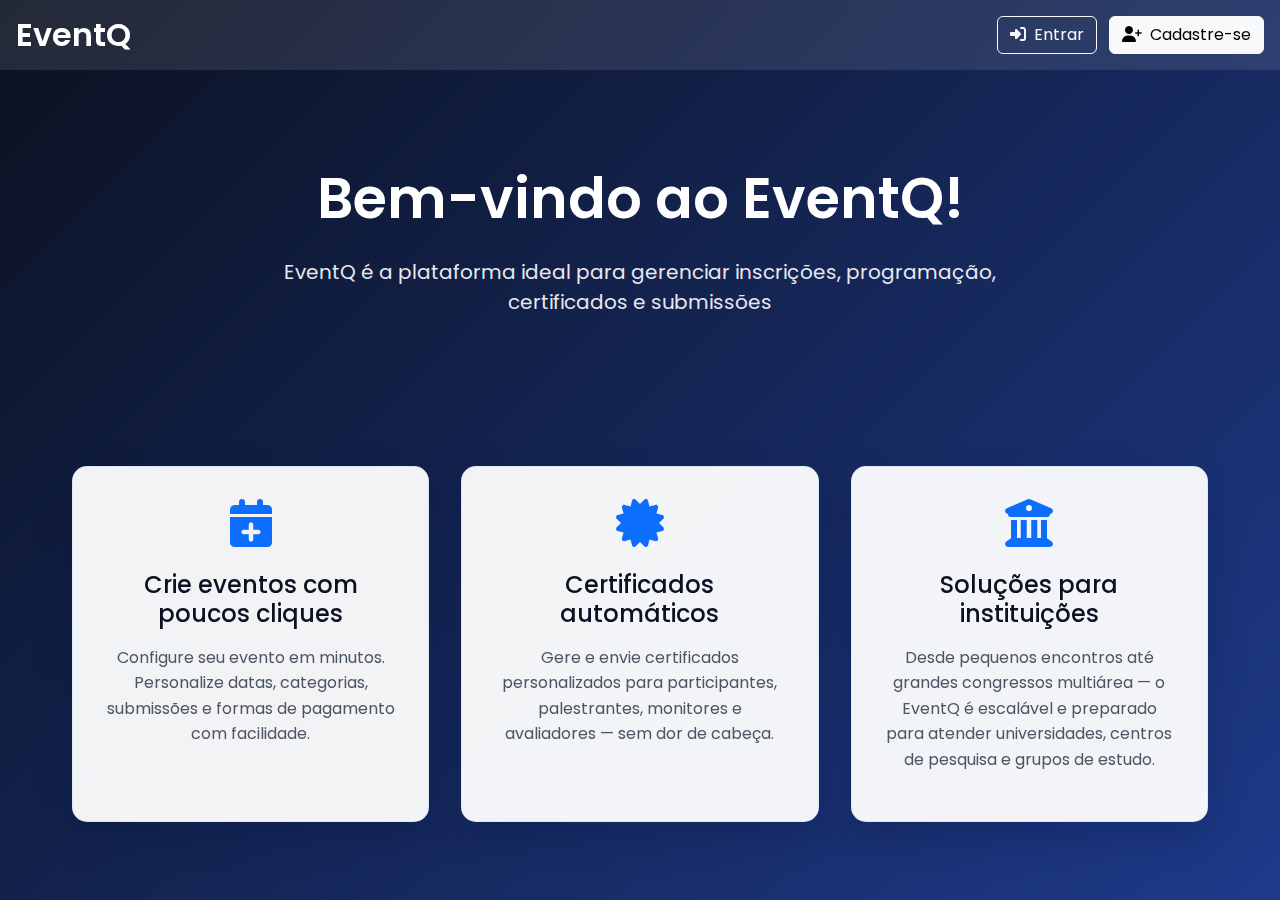
<file: Front/index.html>
<!DOCTYPE html>
<html lang="pt-BR">
<head>
    <meta charset="UTF-8">
    <meta name="viewport" content="width=device-width, initial-scale=1.0">
    <title>Home Page</title>
    <script src="https://cdn.jsdelivr.net/npm/bootstrap@5.3.0/dist/js/bootstrap.bundle.min.js"></script>
    <link href="https://cdn.jsdelivr.net/npm/bootstrap@5.3.0/dist/css/bootstrap.min.css" rel="stylesheet">
    <link href="https://fonts.googleapis.com/css2?family=Poppins:wght@300;400;500;600&display=swap" rel="stylesheet">
    <link rel="stylesheet" href="https://cdnjs.cloudflare.com/ajax/libs/font-awesome/6.4.0/css/all.min.css">
    <link rel="stylesheet" href="Css/styles.css">
</head>
<body>
<header class="animate-in">
    <h1>EventQ</h1>
    <div class="position-absolute top-0 end-0 m-3">
        <a href="login.html" class="btn btn-outline-light me-2">
            <i class="fas fa-sign-in-alt me-2"></i>Entrar
        </a>
        <a href="cadastro.html" class="btn btn-light">
            <i class="fas fa-user-plus me-2"></i>Cadastre-se
        </a>
    </div>
</header>

<section class="hero">
    <h2 class="animate-in">Bem-vindo ao EventQ!</h2>
    <p class="animate-in">EventQ é a plataforma ideal para gerenciar inscrições, programação, certificados e
        submissões</p>
</section>
<section class="content">
    <div class="card animate-in">
        <i class="fas fa-calendar-plus fa-3x mb-4 text-primary"></i>
        <h3>Crie eventos com poucos cliques</h3>
        <p>Configure seu evento em minutos. Personalize datas, categorias, submissões e formas de pagamento com
            facilidade.</p>
    </div>
    <div class="card animate-in">
        <i class="fas fa-certificate fa-3x mb-4 text-primary"></i>
        <h3>Certificados automáticos</h3>
        <p>Gere e envie certificados personalizados para participantes, palestrantes, monitores e avaliadores — sem dor
            de cabeça.</p>
    </div>
    <div class="card animate-in">
        <i class="fas fa-university fa-3x mb-4 text-primary"></i>
        <h3>Soluções para instituições</h3>
        <p>Desde pequenos encontros até grandes congressos multiárea — o EventQ é escalável e preparado para atender
            universidades, centros de pesquisa e grupos de estudo.</p>
    </div>
</section>
</body>
</html>
</file>
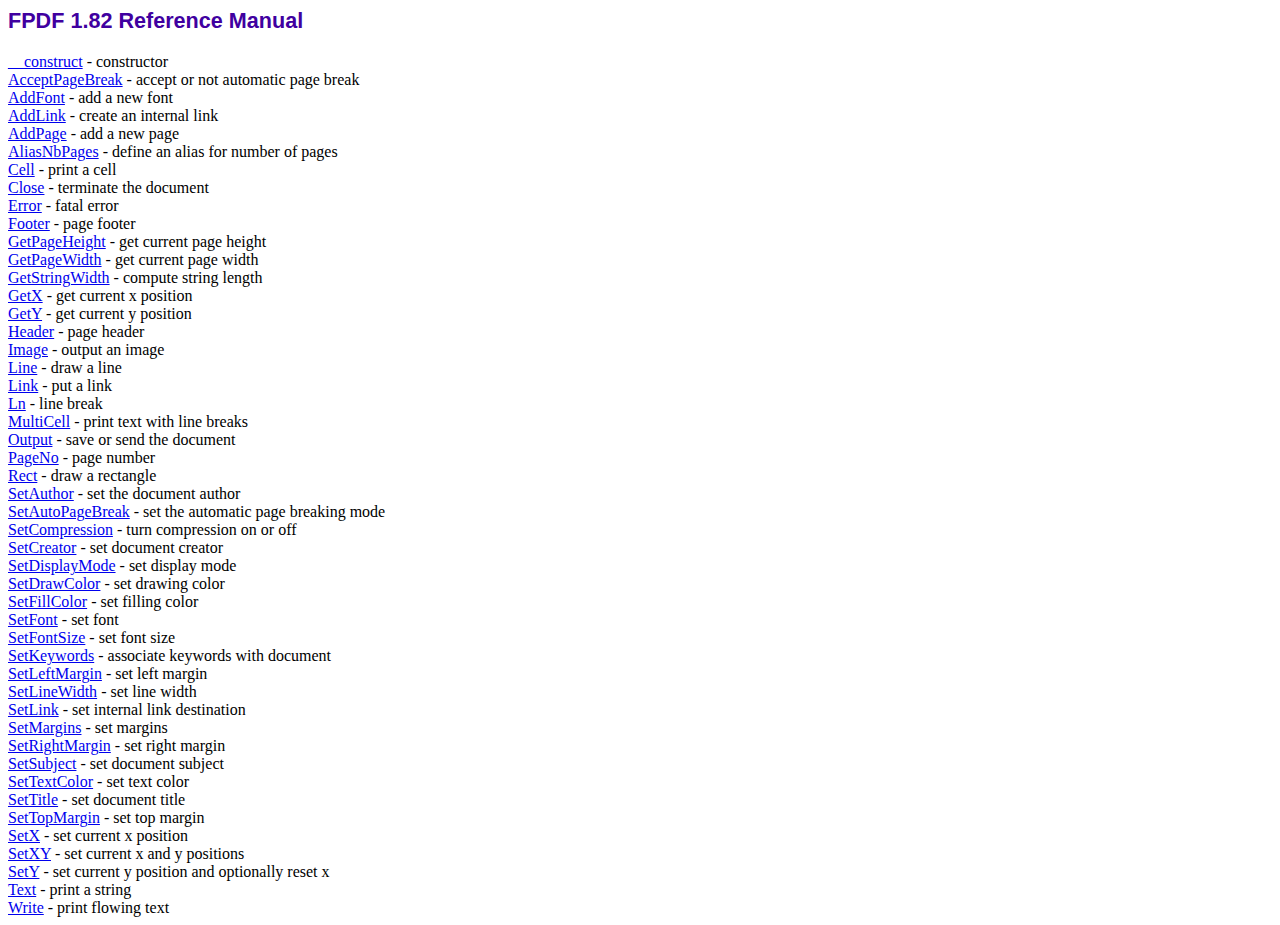
<file: Back/fpdf/doc/index.htm>
<!DOCTYPE html PUBLIC "-//W3C//DTD HTML 4.01 Transitional//EN">
<html>
<head>
<meta http-equiv="Content-Type" content="text/html; charset=ISO-8859-1">
<title>FPDF 1.82 Reference Manual</title>
<link type="text/css" rel="stylesheet" href="../fpdf.css">
</head>
<body>
<h1>FPDF 1.82 Reference Manual</h1>
<a href="__construct.htm">__construct</a> - constructor<br>
<a href="acceptpagebreak.htm">AcceptPageBreak</a> - accept or not automatic page break<br>
<a href="addfont.htm">AddFont</a> - add a new font<br>
<a href="addlink.htm">AddLink</a> - create an internal link<br>
<a href="addpage.htm">AddPage</a> - add a new page<br>
<a href="aliasnbpages.htm">AliasNbPages</a> - define an alias for number of pages<br>
<a href="cell.htm">Cell</a> - print a cell<br>
<a href="close.htm">Close</a> - terminate the document<br>
<a href="error.htm">Error</a> - fatal error<br>
<a href="footer.htm">Footer</a> - page footer<br>
<a href="getpageheight.htm">GetPageHeight</a> - get current page height<br>
<a href="getpagewidth.htm">GetPageWidth</a> - get current page width<br>
<a href="getstringwidth.htm">GetStringWidth</a> - compute string length<br>
<a href="getx.htm">GetX</a> - get current x position<br>
<a href="gety.htm">GetY</a> - get current y position<br>
<a href="header.htm">Header</a> - page header<br>
<a href="image.htm">Image</a> - output an image<br>
<a href="line.htm">Line</a> - draw a line<br>
<a href="link.htm">Link</a> - put a link<br>
<a href="ln.htm">Ln</a> - line break<br>
<a href="multicell.htm">MultiCell</a> - print text with line breaks<br>
<a href="output.htm">Output</a> - save or send the document<br>
<a href="pageno.htm">PageNo</a> - page number<br>
<a href="rect.htm">Rect</a> - draw a rectangle<br>
<a href="setauthor.htm">SetAuthor</a> - set the document author<br>
<a href="setautopagebreak.htm">SetAutoPageBreak</a> - set the automatic page breaking mode<br>
<a href="setcompression.htm">SetCompression</a> - turn compression on or off<br>
<a href="setcreator.htm">SetCreator</a> - set document creator<br>
<a href="setdisplaymode.htm">SetDisplayMode</a> - set display mode<br>
<a href="setdrawcolor.htm">SetDrawColor</a> - set drawing color<br>
<a href="setfillcolor.htm">SetFillColor</a> - set filling color<br>
<a href="setfont.htm">SetFont</a> - set font<br>
<a href="setfontsize.htm">SetFontSize</a> - set font size<br>
<a href="setkeywords.htm">SetKeywords</a> - associate keywords with document<br>
<a href="setleftmargin.htm">SetLeftMargin</a> - set left margin<br>
<a href="setlinewidth.htm">SetLineWidth</a> - set line width<br>
<a href="setlink.htm">SetLink</a> - set internal link destination<br>
<a href="setmargins.htm">SetMargins</a> - set margins<br>
<a href="setrightmargin.htm">SetRightMargin</a> - set right margin<br>
<a href="setsubject.htm">SetSubject</a> - set document subject<br>
<a href="settextcolor.htm">SetTextColor</a> - set text color<br>
<a href="settitle.htm">SetTitle</a> - set document title<br>
<a href="settopmargin.htm">SetTopMargin</a> - set top margin<br>
<a href="setx.htm">SetX</a> - set current x position<br>
<a href="setxy.htm">SetXY</a> - set current x and y positions<br>
<a href="sety.htm">SetY</a> - set current y position and optionally reset x<br>
<a href="text.htm">Text</a> - print a string<br>
<a href="write.htm">Write</a> - print flowing text<br>
</body>
</html>
</file>
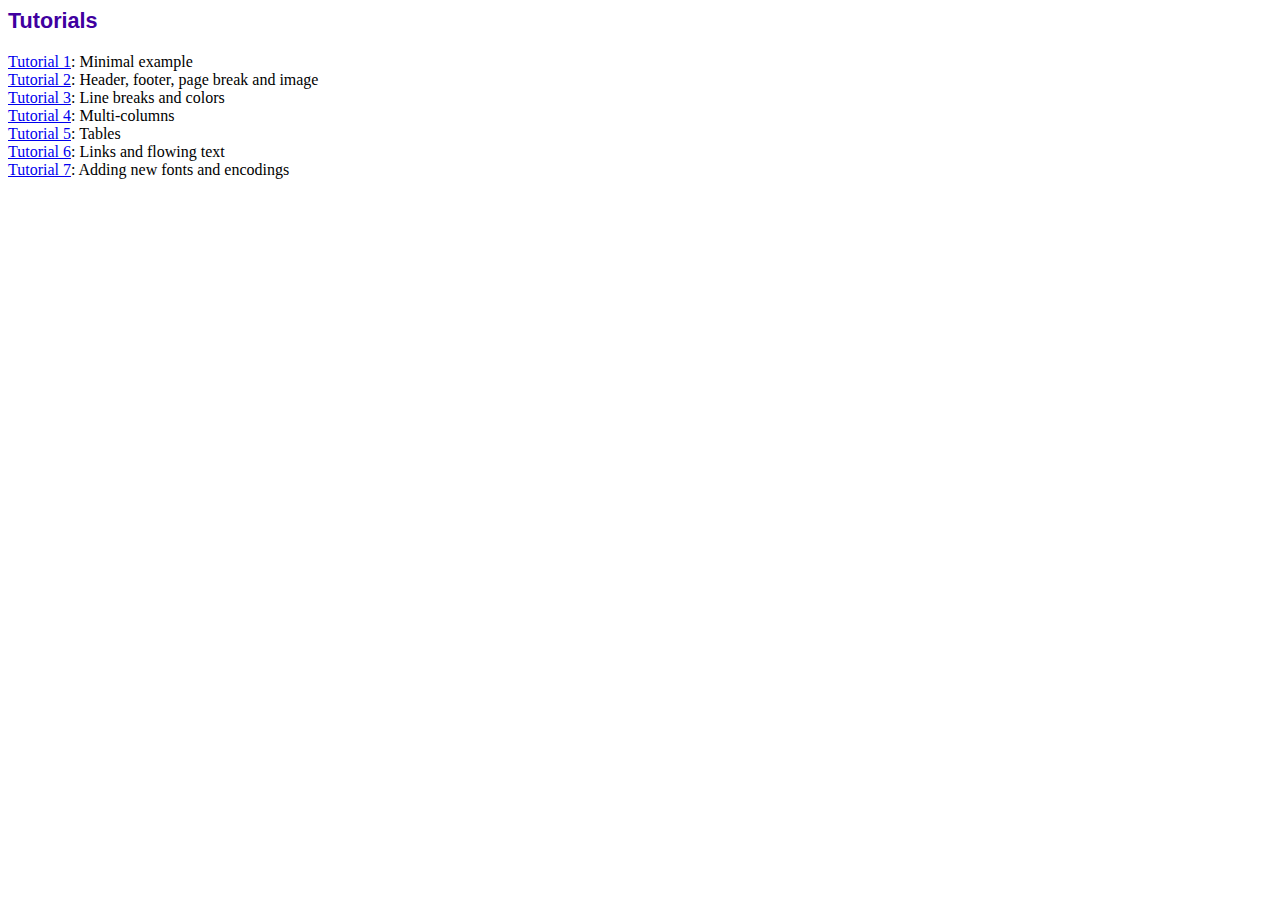
<file: Back/fpdf/tutorial/index.htm>
<!DOCTYPE html PUBLIC "-//W3C//DTD HTML 4.01 Transitional//EN">
<html>
<head>
<meta http-equiv="Content-Type" content="text/html; charset=ISO-8859-1">
<title>Tutorials</title>
<link type="text/css" rel="stylesheet" href="../fpdf.css">
</head>
<body>
<h1>Tutorials</h1>
<ul style="list-style-type:none; margin-left:0; padding-left:0">
<li><a href="tuto1.htm">Tutorial 1</a>: Minimal example</li>
<li><a href="tuto2.htm">Tutorial 2</a>: Header, footer, page break and image</li>
<li><a href="tuto3.htm">Tutorial 3</a>: Line breaks and colors</li>
<li><a href="tuto4.htm">Tutorial 4</a>: Multi-columns</li>
<li><a href="tuto5.htm">Tutorial 5</a>: Tables</li>
<li><a href="tuto6.htm">Tutorial 6</a>: Links and flowing text</li>
<li><a href="tuto7.htm">Tutorial 7</a>: Adding new fonts and encodings</li>
</ul>
</body>
</html>
</file>
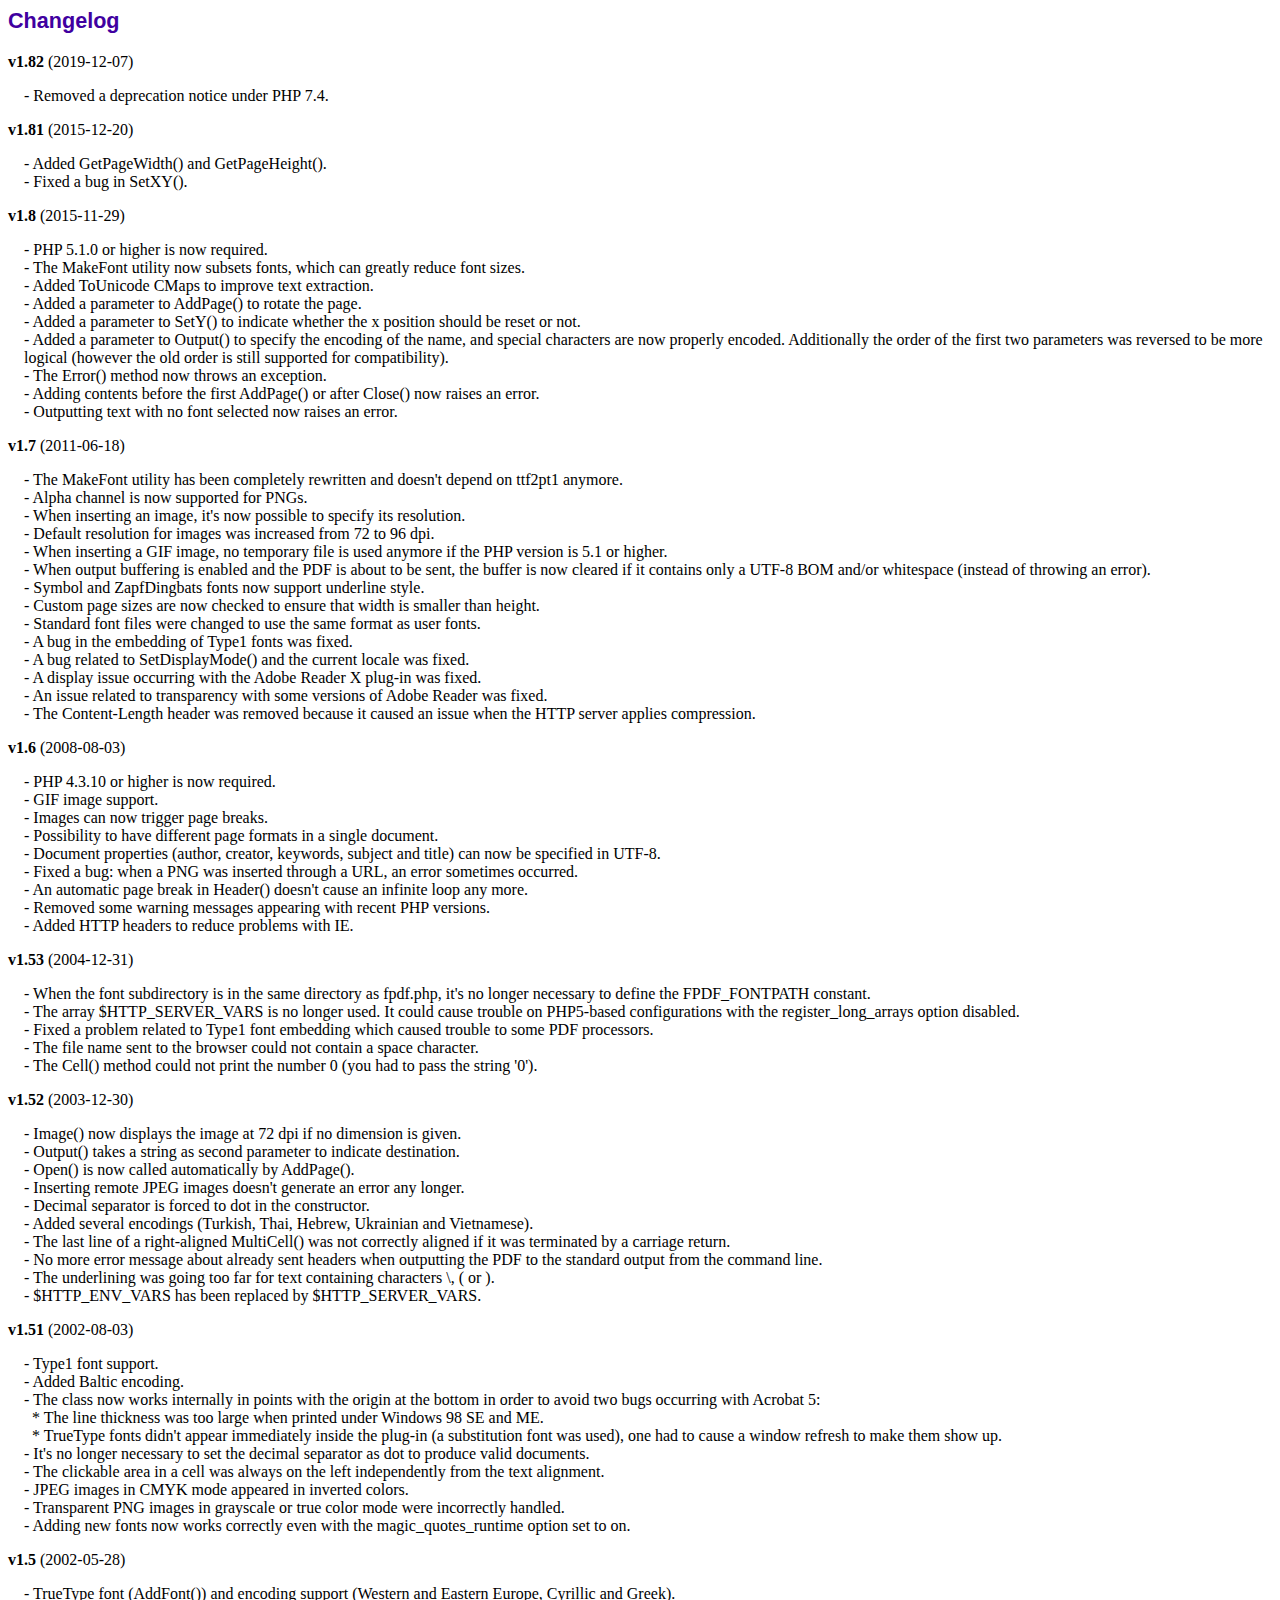
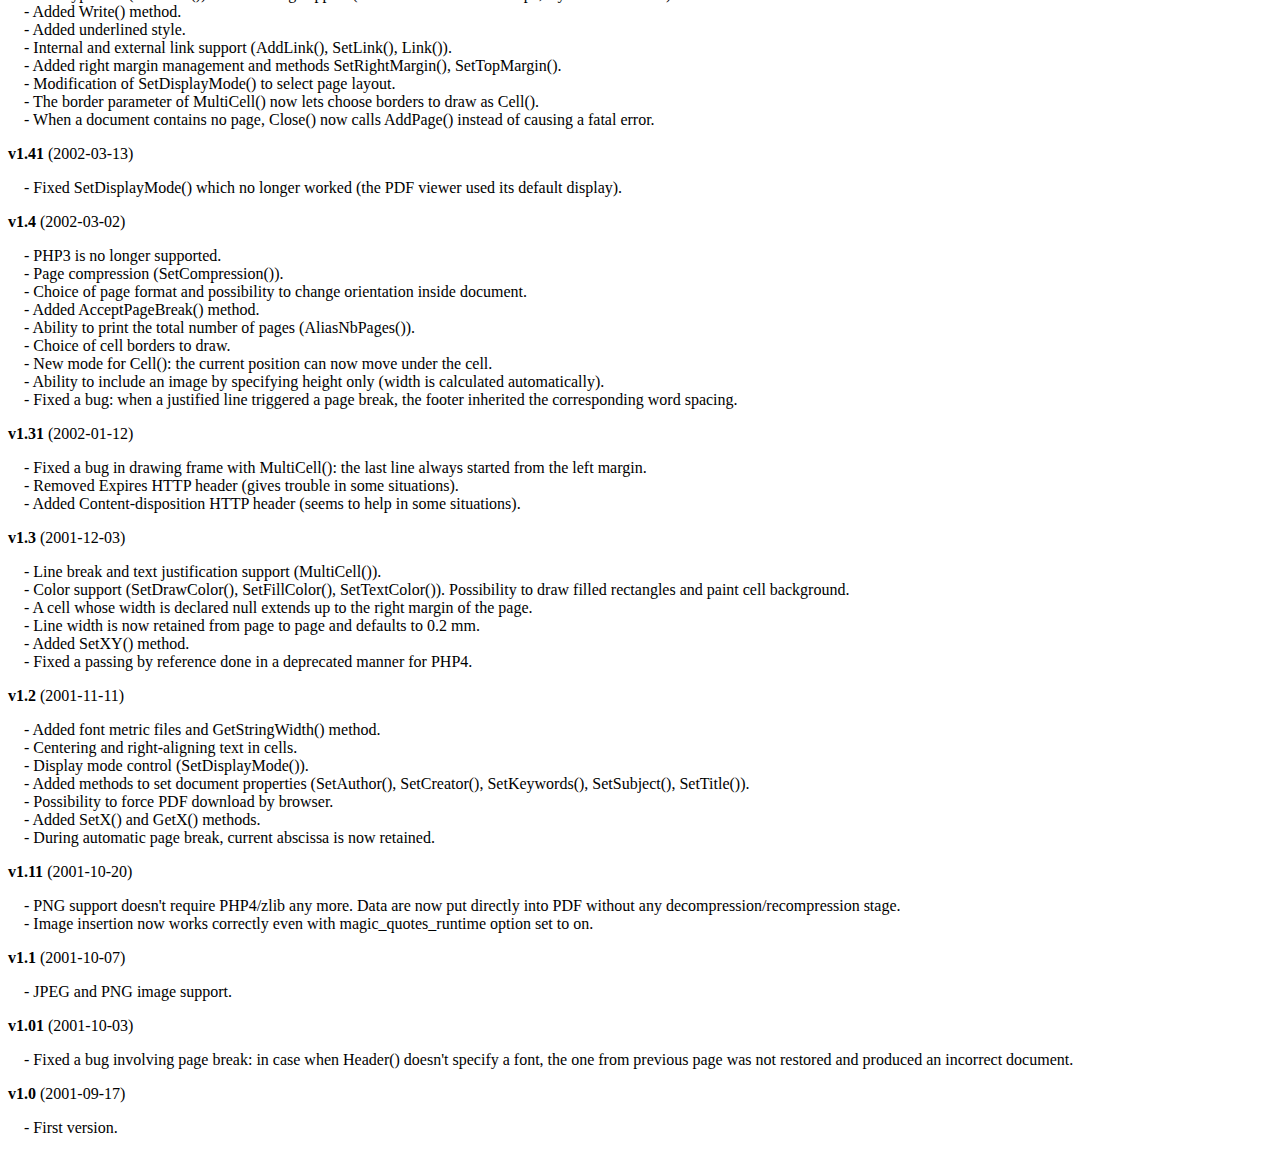
<file: Back/fpdf/changelog.htm>
<!DOCTYPE html PUBLIC "-//W3C//DTD HTML 4.01 Transitional//EN">
<html>
<head>
<meta http-equiv="Content-Type" content="text/html; charset=ISO-8859-1">
<title>Changelog</title>
<link type="text/css" rel="stylesheet" href="fpdf.css">
<style type="text/css">
dd {margin:1em 0 1em 1em}
</style>
</head>
<body>
<h1>Changelog</h1>
<dl>
<dt><strong>v1.82</strong> (2019-12-07)</dt>
<dd>
- Removed a deprecation notice under PHP 7.4.<br>
</dd>
<dt><strong>v1.81</strong> (2015-12-20)</dt>
<dd>
- Added GetPageWidth() and GetPageHeight().<br>
- Fixed a bug in SetXY().<br>
</dd>
<dt><strong>v1.8</strong> (2015-11-29)</dt>
<dd>
- PHP 5.1.0 or higher is now required.<br>
- The MakeFont utility now subsets fonts, which can greatly reduce font sizes.<br>
- Added ToUnicode CMaps to improve text extraction.<br>
- Added a parameter to AddPage() to rotate the page.<br>
- Added a parameter to SetY() to indicate whether the x position should be reset or not.<br>
- Added a parameter to Output() to specify the encoding of the name, and special characters are now properly encoded. Additionally the order of the first two parameters was reversed to be more logical (however the old order is still supported for compatibility).<br>
- The Error() method now throws an exception.<br>
- Adding contents before the first AddPage() or after Close() now raises an error.<br>
- Outputting text with no font selected now raises an error.<br>
</dd>
<dt><strong>v1.7</strong> (2011-06-18)</dt>
<dd>
- The MakeFont utility has been completely rewritten and doesn't depend on ttf2pt1 anymore.<br>
- Alpha channel is now supported for PNGs.<br>
- When inserting an image, it's now possible to specify its resolution.<br>
- Default resolution for images was increased from 72 to 96 dpi.<br>
- When inserting a GIF image, no temporary file is used anymore if the PHP version is 5.1 or higher.<br>
- When output buffering is enabled and the PDF is about to be sent, the buffer is now cleared if it contains only a UTF-8 BOM and/or whitespace (instead of throwing an error).<br>
- Symbol and ZapfDingbats fonts now support underline style.<br>
- Custom page sizes are now checked to ensure that width is smaller than height.<br>
- Standard font files were changed to use the same format as user fonts.<br>
- A bug in the embedding of Type1 fonts was fixed.<br>
- A bug related to SetDisplayMode() and the current locale was fixed.<br>
- A display issue occurring with the Adobe Reader X plug-in was fixed.<br>
- An issue related to transparency with some versions of Adobe Reader was fixed.<br>
- The Content-Length header was removed because it caused an issue when the HTTP server applies compression.<br>
</dd>
<dt><strong>v1.6</strong> (2008-08-03)</dt>
<dd>
- PHP 4.3.10 or higher is now required.<br>
- GIF image support.<br>
- Images can now trigger page breaks.<br>
- Possibility to have different page formats in a single document.<br>
- Document properties (author, creator, keywords, subject and title) can now be specified in UTF-8.<br>
- Fixed a bug: when a PNG was inserted through a URL, an error sometimes occurred.<br>
- An automatic page break in Header() doesn't cause an infinite loop any more.<br>
- Removed some warning messages appearing with recent PHP versions.<br>
- Added HTTP headers to reduce problems with IE.<br>
</dd>
<dt><strong>v1.53</strong> (2004-12-31)</dt>
<dd>
- When the font subdirectory is in the same directory as fpdf.php, it's no longer necessary to define the FPDF_FONTPATH constant.<br>
- The array $HTTP_SERVER_VARS is no longer used. It could cause trouble on PHP5-based configurations with the register_long_arrays option disabled.<br>
- Fixed a problem related to Type1 font embedding which caused trouble to some PDF processors.<br>
- The file name sent to the browser could not contain a space character.<br>
- The Cell() method could not print the number 0 (you had to pass the string '0').<br>
</dd>
<dt><strong>v1.52</strong> (2003-12-30)</dt>
<dd>
- Image() now displays the image at 72 dpi if no dimension is given.<br>
- Output() takes a string as second parameter to indicate destination.<br>
- Open() is now called automatically by AddPage().<br>
- Inserting remote JPEG images doesn't generate an error any longer.<br>
- Decimal separator is forced to dot in the constructor.<br>
- Added several encodings (Turkish, Thai, Hebrew, Ukrainian and Vietnamese).<br>
- The last line of a right-aligned MultiCell() was not correctly aligned if it was terminated by a carriage return.<br>
- No more error message about already sent headers when outputting the PDF to the standard output from the command line.<br>
- The underlining was going too far for text containing characters \, ( or ).<br>
- $HTTP_ENV_VARS has been replaced by $HTTP_SERVER_VARS.<br>
</dd>
<dt><strong>v1.51</strong> (2002-08-03)</dt>
<dd>
- Type1 font support.<br>
- Added Baltic encoding.<br>
- The class now works internally in points with the origin at the bottom in order to avoid two bugs occurring with Acrobat 5:<br>&nbsp;&nbsp;* The line thickness was too large when printed under Windows 98 SE and ME.<br>&nbsp;&nbsp;* TrueType fonts didn't appear immediately inside the plug-in (a substitution font was used), one had to cause a window refresh to make them show up.<br>
- It's no longer necessary to set the decimal separator as dot to produce valid documents.<br>
- The clickable area in a cell was always on the left independently from the text alignment.<br>
- JPEG images in CMYK mode appeared in inverted colors.<br>
- Transparent PNG images in grayscale or true color mode were incorrectly handled.<br>
- Adding new fonts now works correctly even with the magic_quotes_runtime option set to on.<br>
</dd>
<dt><strong>v1.5</strong> (2002-05-28)</dt>
<dd>
- TrueType font (AddFont()) and encoding support (Western and Eastern Europe, Cyrillic and Greek).<br>
- Added Write() method.<br>
- Added underlined style.<br>
- Internal and external link support (AddLink(), SetLink(), Link()).<br>
- Added right margin management and methods SetRightMargin(), SetTopMargin().<br>
- Modification of SetDisplayMode() to select page layout.<br>
- The border parameter of MultiCell() now lets choose borders to draw as Cell().<br>
- When a document contains no page, Close() now calls AddPage() instead of causing a fatal error.<br>
</dd>
<dt><strong>v1.41</strong> (2002-03-13)</dt>
<dd>
- Fixed SetDisplayMode() which no longer worked (the PDF viewer used its default display).<br>
</dd>
<dt><strong>v1.4</strong> (2002-03-02)</dt>
<dd>
- PHP3 is no longer supported.<br>
- Page compression (SetCompression()).<br>
- Choice of page format and possibility to change orientation inside document.<br>
- Added AcceptPageBreak() method.<br>
- Ability to print the total number of pages (AliasNbPages()).<br>
- Choice of cell borders to draw.<br>
- New mode for Cell(): the current position can now move under the cell.<br>
- Ability to include an image by specifying height only (width is calculated automatically).<br>
- Fixed a bug: when a justified line triggered a page break, the footer inherited the corresponding word spacing.<br>
</dd>
<dt><strong>v1.31</strong> (2002-01-12)</dt>
<dd>
- Fixed a bug in drawing frame with MultiCell(): the last line always started from the left margin.<br>
- Removed Expires HTTP header (gives trouble in some situations).<br>
- Added Content-disposition HTTP header (seems to help in some situations).<br>
</dd>
<dt><strong>v1.3</strong> (2001-12-03)</dt>
<dd>
- Line break and text justification support (MultiCell()).<br>
- Color support (SetDrawColor(), SetFillColor(), SetTextColor()). Possibility to draw filled rectangles and paint cell background.<br>
- A cell whose width is declared null extends up to the right margin of the page.<br>
- Line width is now retained from page to page and defaults to 0.2 mm.<br>
- Added SetXY() method.<br>
- Fixed a passing by reference done in a deprecated manner for PHP4.<br>
</dd>
<dt><strong>v1.2</strong> (2001-11-11)</dt>
<dd>
- Added font metric files and GetStringWidth() method.<br>
- Centering and right-aligning text in cells.<br>
- Display mode control (SetDisplayMode()).<br>
- Added methods to set document properties (SetAuthor(), SetCreator(), SetKeywords(), SetSubject(), SetTitle()).<br>
- Possibility to force PDF download by browser.<br>
- Added SetX() and GetX() methods.<br>
- During automatic page break, current abscissa is now retained.<br>
</dd>
<dt><strong>v1.11</strong> (2001-10-20)</dt>
<dd>
- PNG support doesn't require PHP4/zlib any more. Data are now put directly into PDF without any decompression/recompression stage.<br>
- Image insertion now works correctly even with magic_quotes_runtime option set to on.<br>
</dd>
<dt><strong>v1.1</strong> (2001-10-07)</dt>
<dd>
- JPEG and PNG image support.<br>
</dd>
<dt><strong>v1.01</strong> (2001-10-03)</dt>
<dd>
- Fixed a bug involving page break: in case when Header() doesn't specify a font, the one from previous page was not restored and produced an incorrect document.<br>
</dd>
<dt><strong>v1.0</strong> (2001-09-17)</dt>
<dd>
- First version.<br>
</dd>
</dl>
</body>
</html>
</file>
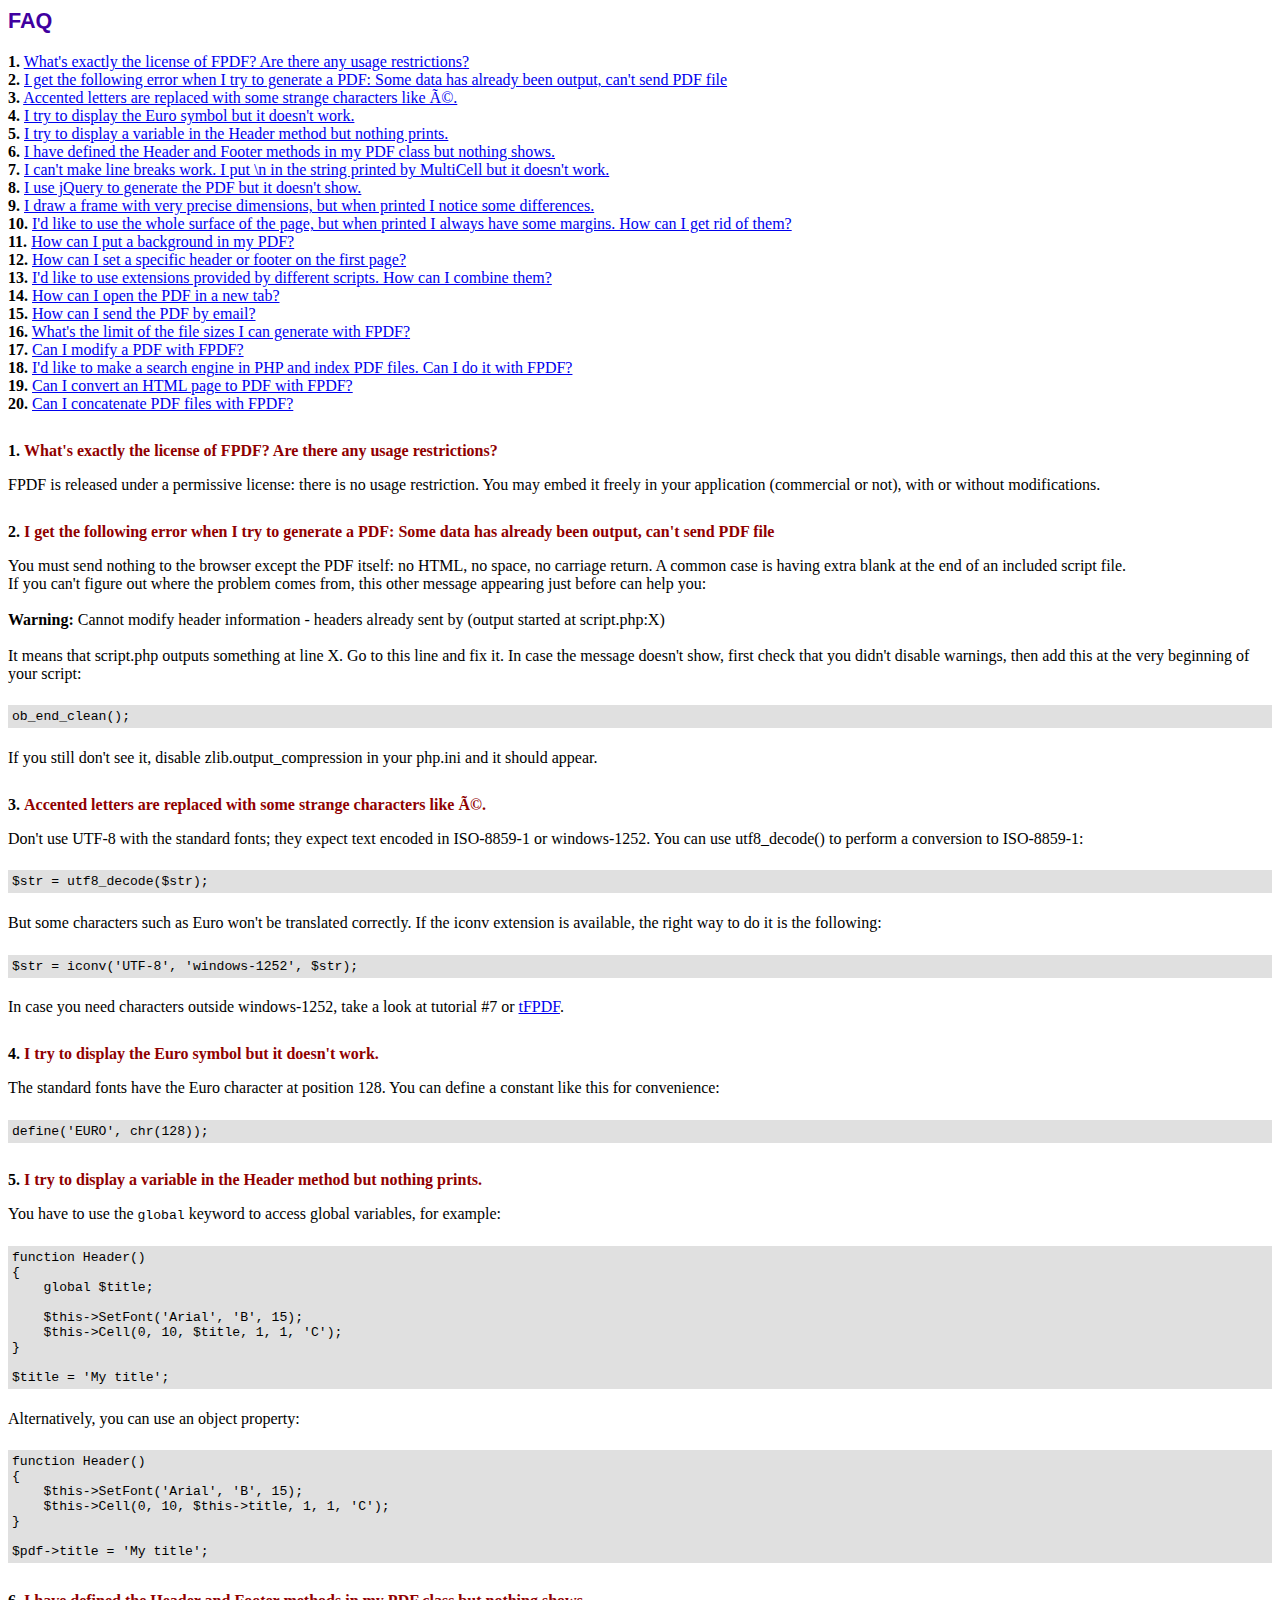
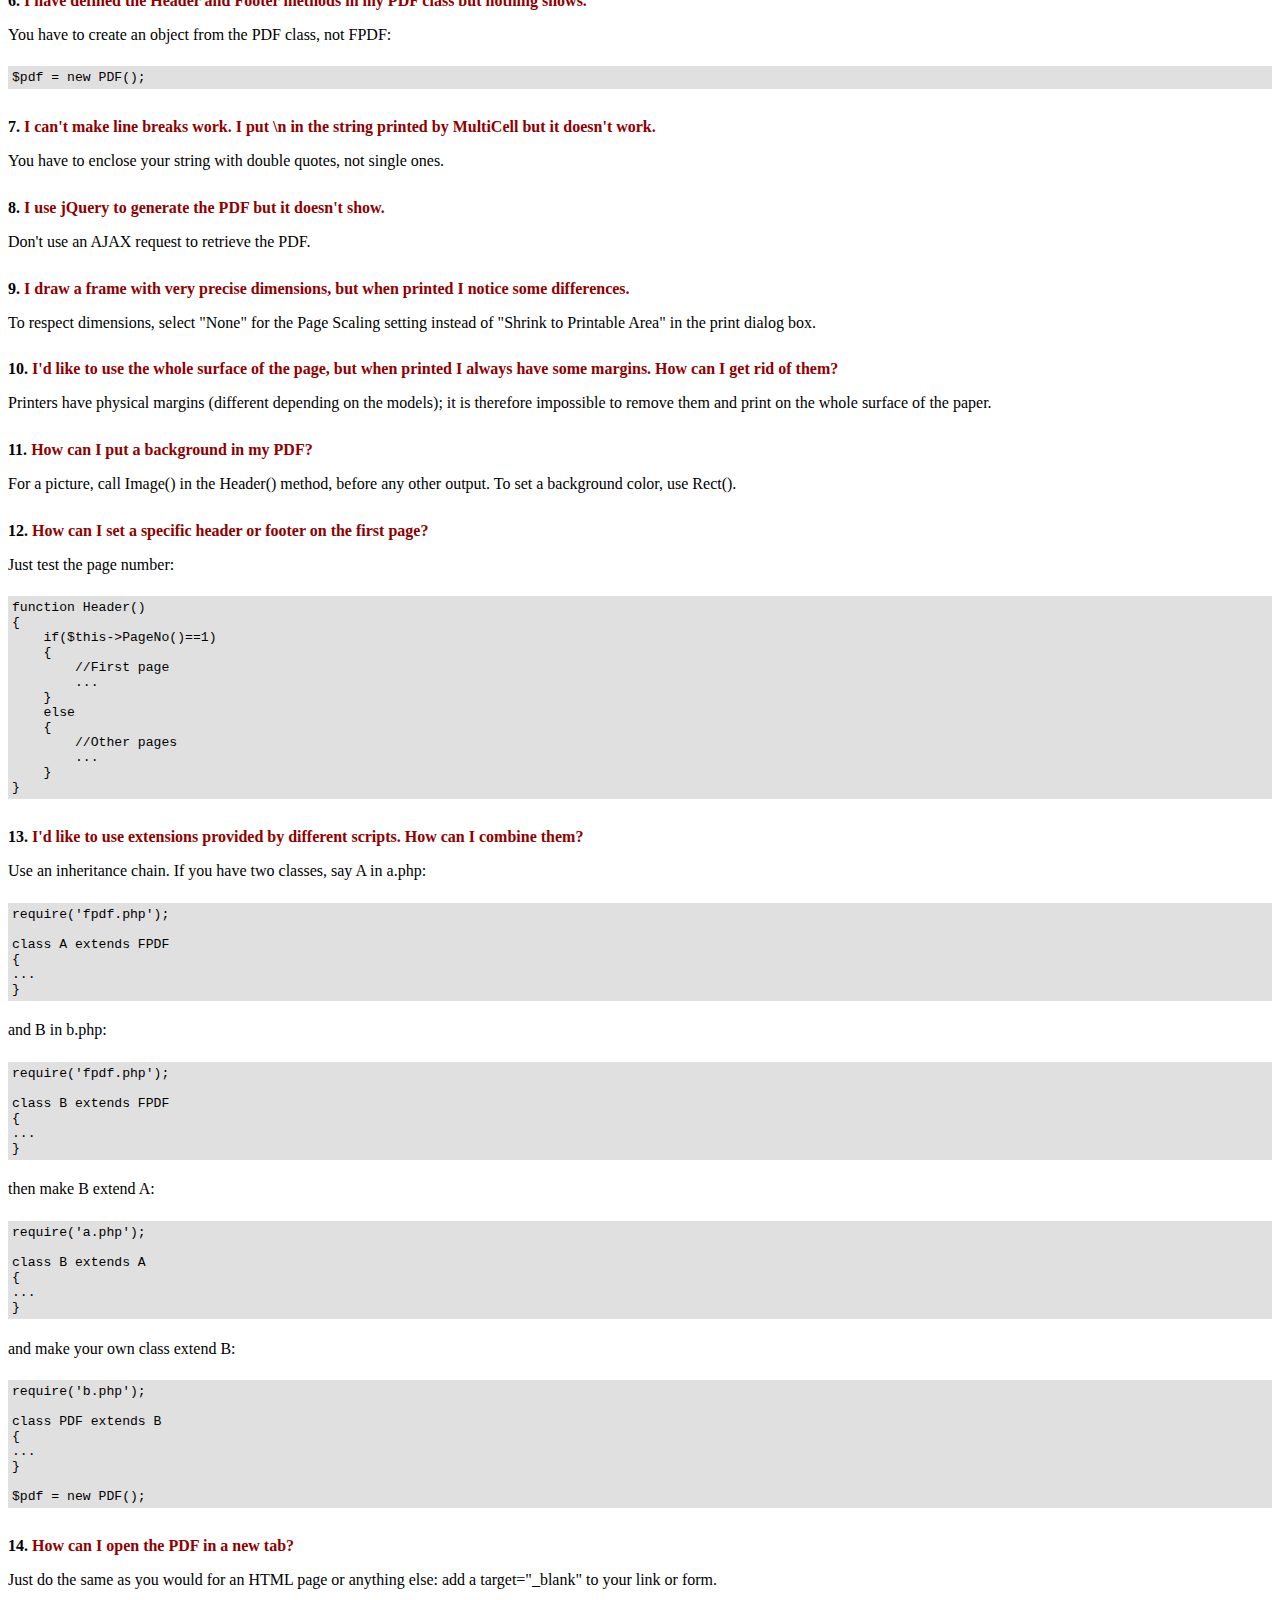
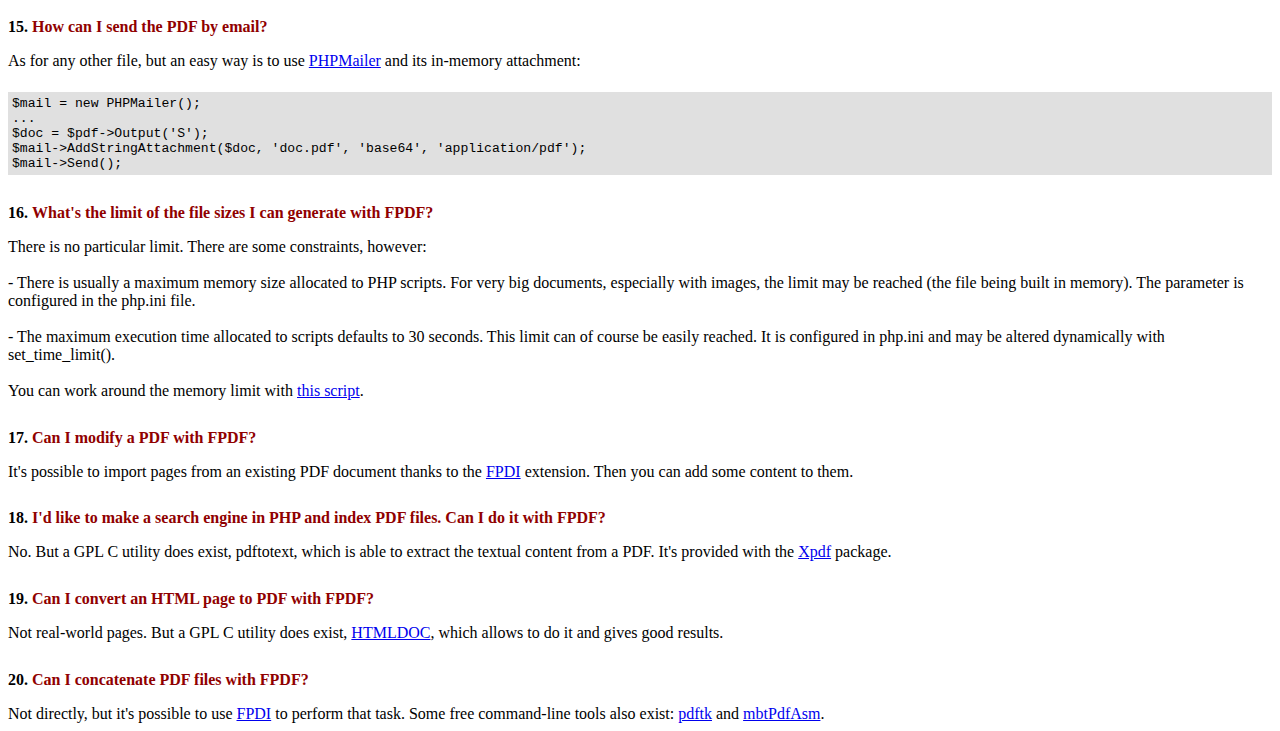
<file: Back/fpdf/FAQ.htm>
<!DOCTYPE html PUBLIC "-//W3C//DTD HTML 4.01 Transitional//EN">
<html>
<head>
<meta http-equiv="Content-Type" content="text/html; charset=ISO-8859-1">
<title>FAQ</title>
<link type="text/css" rel="stylesheet" href="fpdf.css">
<style type="text/css">
ul {list-style-type:none; margin:0; padding:0}
ul#answers li {margin-top:1.8em}
.question {font-weight:bold; color:#900000}
</style>
</head>
<body>
<h1>FAQ</h1>
<ul>
<li><b>1.</b> <a href='#q1'>What's exactly the license of FPDF? Are there any usage restrictions?</a></li>
<li><b>2.</b> <a href='#q2'>I get the following error when I try to generate a PDF: Some data has already been output, can't send PDF file</a></li>
<li><b>3.</b> <a href='#q3'>Accented letters are replaced with some strange characters like é.</a></li>
<li><b>4.</b> <a href='#q4'>I try to display the Euro symbol but it doesn't work.</a></li>
<li><b>5.</b> <a href='#q5'>I try to display a variable in the Header method but nothing prints.</a></li>
<li><b>6.</b> <a href='#q6'>I have defined the Header and Footer methods in my PDF class but nothing shows.</a></li>
<li><b>7.</b> <a href='#q7'>I can't make line breaks work. I put \n in the string printed by MultiCell but it doesn't work.</a></li>
<li><b>8.</b> <a href='#q8'>I use jQuery to generate the PDF but it doesn't show.</a></li>
<li><b>9.</b> <a href='#q9'>I draw a frame with very precise dimensions, but when printed I notice some differences.</a></li>
<li><b>10.</b> <a href='#q10'>I'd like to use the whole surface of the page, but when printed I always have some margins. How can I get rid of them?</a></li>
<li><b>11.</b> <a href='#q11'>How can I put a background in my PDF?</a></li>
<li><b>12.</b> <a href='#q12'>How can I set a specific header or footer on the first page?</a></li>
<li><b>13.</b> <a href='#q13'>I'd like to use extensions provided by different scripts. How can I combine them?</a></li>
<li><b>14.</b> <a href='#q14'>How can I open the PDF in a new tab?</a></li>
<li><b>15.</b> <a href='#q15'>How can I send the PDF by email?</a></li>
<li><b>16.</b> <a href='#q16'>What's the limit of the file sizes I can generate with FPDF?</a></li>
<li><b>17.</b> <a href='#q17'>Can I modify a PDF with FPDF?</a></li>
<li><b>18.</b> <a href='#q18'>I'd like to make a search engine in PHP and index PDF files. Can I do it with FPDF?</a></li>
<li><b>19.</b> <a href='#q19'>Can I convert an HTML page to PDF with FPDF?</a></li>
<li><b>20.</b> <a href='#q20'>Can I concatenate PDF files with FPDF?</a></li>
</ul>

<ul id='answers'>
<li id='q1'>
<p><b>1.</b> <span class='question'>What's exactly the license of FPDF? Are there any usage restrictions?</span></p>
FPDF is released under a permissive license: there is no usage restriction. You may embed it
freely in your application (commercial or not), with or without modifications.
</li>

<li id='q2'>
<p><b>2.</b> <span class='question'>I get the following error when I try to generate a PDF: Some data has already been output, can't send PDF file</span></p>
You must send nothing to the browser except the PDF itself: no HTML, no space, no carriage return. A common
case is having extra blank at the end of an included script file.<br>
If you can't figure out where the problem comes from, this other message appearing just before can help you:<br>
<br>
<b>Warning:</b> Cannot modify header information - headers already sent by (output started at script.php:X)<br>
<br>
It means that script.php outputs something at line X. Go to this line and fix it.
In case the message doesn't show, first check that you didn't disable warnings, then add this at the very
beginning of your script:
<div class="doc-source">
<pre><code>ob_end_clean();</code></pre>
</div>
If you still don't see it, disable zlib.output_compression in your php.ini and it should appear.
</li>

<li id='q3'>
<p><b>3.</b> <span class='question'>Accented letters are replaced with some strange characters like é.</span></p>
Don't use UTF-8 with the standard fonts; they expect text encoded in ISO-8859-1 or windows-1252.
You can use utf8_decode() to perform a conversion to ISO-8859-1:
<div class="doc-source">
<pre><code>$str = utf8_decode($str);</code></pre>
</div>
But some characters such as Euro won't be translated correctly. If the iconv extension is available, the
right way to do it is the following:
<div class="doc-source">
<pre><code>$str = iconv('UTF-8', 'windows-1252', $str);</code></pre>
</div>
In case you need characters outside windows-1252, take a look at tutorial #7 or
<a href="http://www.fpdf.org/?go=script&amp;id=92" target="_blank">tFPDF</a>.
</li>

<li id='q4'>
<p><b>4.</b> <span class='question'>I try to display the Euro symbol but it doesn't work.</span></p>
The standard fonts have the Euro character at position 128. You can define a constant like this
for convenience:
<div class="doc-source">
<pre><code>define('EURO', chr(128));</code></pre>
</div>
</li>

<li id='q5'>
<p><b>5.</b> <span class='question'>I try to display a variable in the Header method but nothing prints.</span></p>
You have to use the <code>global</code> keyword to access global variables, for example:
<div class="doc-source">
<pre><code>function Header()
{
    global $title;

    $this-&gt;SetFont('Arial', 'B', 15);
    $this-&gt;Cell(0, 10, $title, 1, 1, 'C');
}

$title = 'My title';</code></pre>
</div>
Alternatively, you can use an object property:
<div class="doc-source">
<pre><code>function Header()
{
    $this-&gt;SetFont('Arial', 'B', 15);
    $this-&gt;Cell(0, 10, $this-&gt;title, 1, 1, 'C');
}

$pdf-&gt;title = 'My title';</code></pre>
</div>
</li>

<li id='q6'>
<p><b>6.</b> <span class='question'>I have defined the Header and Footer methods in my PDF class but nothing shows.</span></p>
You have to create an object from the PDF class, not FPDF:
<div class="doc-source">
<pre><code>$pdf = new PDF();</code></pre>
</div>
</li>

<li id='q7'>
<p><b>7.</b> <span class='question'>I can't make line breaks work. I put \n in the string printed by MultiCell but it doesn't work.</span></p>
You have to enclose your string with double quotes, not single ones.
</li>

<li id='q8'>
<p><b>8.</b> <span class='question'>I use jQuery to generate the PDF but it doesn't show.</span></p>
Don't use an AJAX request to retrieve the PDF.
</li>

<li id='q9'>
<p><b>9.</b> <span class='question'>I draw a frame with very precise dimensions, but when printed I notice some differences.</span></p>
To respect dimensions, select "None" for the Page Scaling setting instead of "Shrink to Printable Area" in the print dialog box.
</li>

<li id='q10'>
<p><b>10.</b> <span class='question'>I'd like to use the whole surface of the page, but when printed I always have some margins. How can I get rid of them?</span></p>
Printers have physical margins (different depending on the models); it is therefore impossible to remove
them and print on the whole surface of the paper.
</li>

<li id='q11'>
<p><b>11.</b> <span class='question'>How can I put a background in my PDF?</span></p>
For a picture, call Image() in the Header() method, before any other output. To set a background color, use Rect().
</li>

<li id='q12'>
<p><b>12.</b> <span class='question'>How can I set a specific header or footer on the first page?</span></p>
Just test the page number:
<div class="doc-source">
<pre><code>function Header()
{
    if($this-&gt;PageNo()==1)
    {
        //First page
        ...
    }
    else
    {
        //Other pages
        ...
    }
}</code></pre>
</div>
</li>

<li id='q13'>
<p><b>13.</b> <span class='question'>I'd like to use extensions provided by different scripts. How can I combine them?</span></p>
Use an inheritance chain. If you have two classes, say A in a.php:
<div class="doc-source">
<pre><code>require('fpdf.php');

class A extends FPDF
{
...
}</code></pre>
</div>
and B in b.php:
<div class="doc-source">
<pre><code>require('fpdf.php');

class B extends FPDF
{
...
}</code></pre>
</div>
then make B extend A:
<div class="doc-source">
<pre><code>require('a.php');

class B extends A
{
...
}</code></pre>
</div>
and make your own class extend B:
<div class="doc-source">
<pre><code>require('b.php');

class PDF extends B
{
...
}

$pdf = new PDF();</code></pre>
</div>
</li>

<li id='q14'>
<p><b>14.</b> <span class='question'>How can I open the PDF in a new tab?</span></p>
Just do the same as you would for an HTML page or anything else: add a target="_blank" to your link or form.
</li>

<li id='q15'>
<p><b>15.</b> <span class='question'>How can I send the PDF by email?</span></p>
As for any other file, but an easy way is to use <a href="https://github.com/PHPMailer/PHPMailer" target="_blank">PHPMailer</a> and
its in-memory attachment:
<div class="doc-source">
<pre><code>$mail = new PHPMailer();
...
$doc = $pdf-&gt;Output('S');
$mail-&gt;AddStringAttachment($doc, 'doc.pdf', 'base64', 'application/pdf');
$mail-&gt;Send();</code></pre>
</div>
</li>

<li id='q16'>
<p><b>16.</b> <span class='question'>What's the limit of the file sizes I can generate with FPDF?</span></p>
There is no particular limit. There are some constraints, however:
<br>
<br>
- There is usually a maximum memory size allocated to PHP scripts. For very big documents,
especially with images, the limit may be reached (the file being built in memory). The
parameter is configured in the php.ini file.
<br>
<br>
- The maximum execution time allocated to scripts defaults to 30 seconds. This limit can of course
be easily reached. It is configured in php.ini and may be altered dynamically with set_time_limit().
<br>
<br>
You can work around the memory limit with <a href="http://www.fpdf.org/?go=script&amp;id=76" target="_blank">this script</a>.
</li>

<li id='q17'>
<p><b>17.</b> <span class='question'>Can I modify a PDF with FPDF?</span></p>
It's possible to import pages from an existing PDF document thanks to the
<a href="https://www.setasign.com/products/fpdi/about/" target="_blank">FPDI</a> extension.
Then you can add some content to them.
</li>

<li id='q18'>
<p><b>18.</b> <span class='question'>I'd like to make a search engine in PHP and index PDF files. Can I do it with FPDF?</span></p>
No. But a GPL C utility does exist, pdftotext, which is able to extract the textual content from a PDF.
It's provided with the <a href="https://www.xpdfreader.com" target="_blank">Xpdf</a> package.
</li>

<li id='q19'>
<p><b>19.</b> <span class='question'>Can I convert an HTML page to PDF with FPDF?</span></p>
Not real-world pages. But a GPL C utility does exist, <a href="https://www.msweet.org/htmldoc/" target="_blank">HTMLDOC</a>,
which allows to do it and gives good results.
</li>

<li id='q20'>
<p><b>20.</b> <span class='question'>Can I concatenate PDF files with FPDF?</span></p>
Not directly, but it's possible to use <a href="https://www.setasign.com/products/fpdi/demos/concatenate-fake/" target="_blank">FPDI</a>
to perform that task. Some free command-line tools also exist:
<a href="https://www.pdflabs.com/tools/pdftk-the-pdf-toolkit/" target="_blank">pdftk</a> and
<a href="http://thierry.schmit.free.fr/spip/spip.php?article15" target="_blank">mbtPdfAsm</a>.
</li>
</ul>
</body>
</html>
</file>
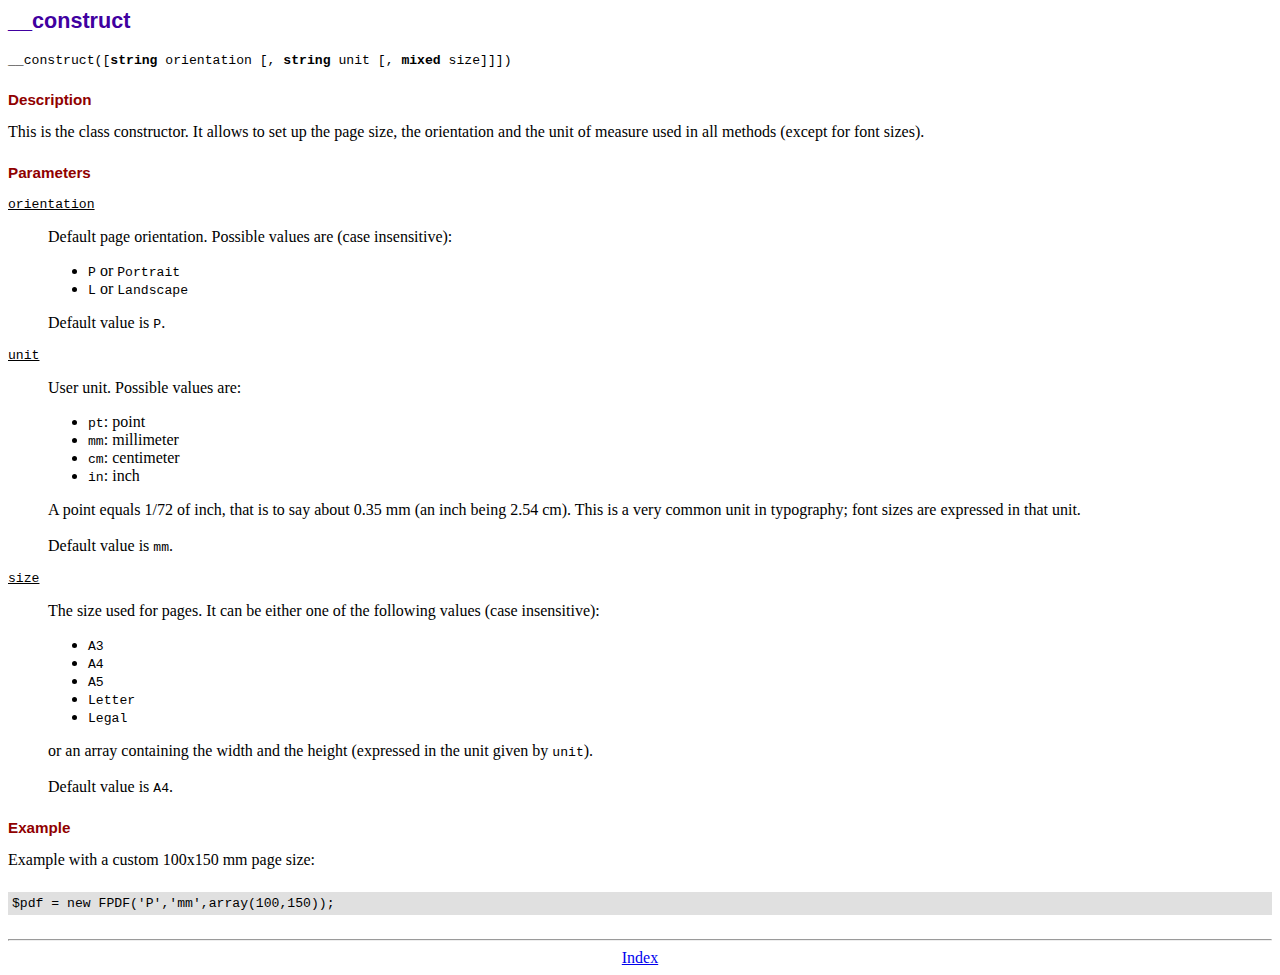
<file: Back/fpdf/doc/__construct.htm>
<!DOCTYPE html PUBLIC "-//W3C//DTD HTML 4.01 Transitional//EN">
<html>
<head>
<meta http-equiv="Content-Type" content="text/html; charset=ISO-8859-1">
<title>__construct</title>
<link type="text/css" rel="stylesheet" href="../fpdf.css">
</head>
<body>
<h1>__construct</h1>
<code>__construct([<b>string</b> orientation [, <b>string</b> unit [, <b>mixed</b> size]]])</code>
<h2>Description</h2>
This is the class constructor. It allows to set up the page size, the orientation and the
unit of measure used in all methods (except for font sizes).
<h2>Parameters</h2>
<dl class="param">
<dt><code>orientation</code></dt>
<dd>
Default page orientation. Possible values are (case insensitive):
<ul>
<li><code>P</code> or <code>Portrait</code></li>
<li><code>L</code> or <code>Landscape</code></li>
</ul>
Default value is <code>P</code>.
</dd>
<dt><code>unit</code></dt>
<dd>
User unit. Possible values are:
<ul>
<li><code>pt</code>: point</li>
<li><code>mm</code>: millimeter</li>
<li><code>cm</code>: centimeter</li>
<li><code>in</code>: inch</li>
</ul>
A point equals 1/72 of inch, that is to say about 0.35 mm (an inch being 2.54 cm). This
is a very common unit in typography; font sizes are expressed in that unit.
<br>
<br>
Default value is <code>mm</code>.
</dd>
<dt><code>size</code></dt>
<dd>
The size used for pages. It can be either one of the following values (case insensitive):
<ul>
<li><code>A3</code></li>
<li><code>A4</code></li>
<li><code>A5</code></li>
<li><code>Letter</code></li>
<li><code>Legal</code></li>
</ul>
or an array containing the width and the height (expressed in the unit given by <code>unit</code>).<br>
<br>
Default value is <code>A4</code>.
</dd>
</dl>
<h2>Example</h2>
Example with a custom 100x150 mm page size:
<div class="doc-source">
<pre><code>$pdf = new FPDF('P','mm',array(100,150));</code></pre>
</div>
<hr style="margin-top:1.5em">
<div style="text-align:center"><a href="index.htm">Index</a></div>
</body>
</html>
</file>
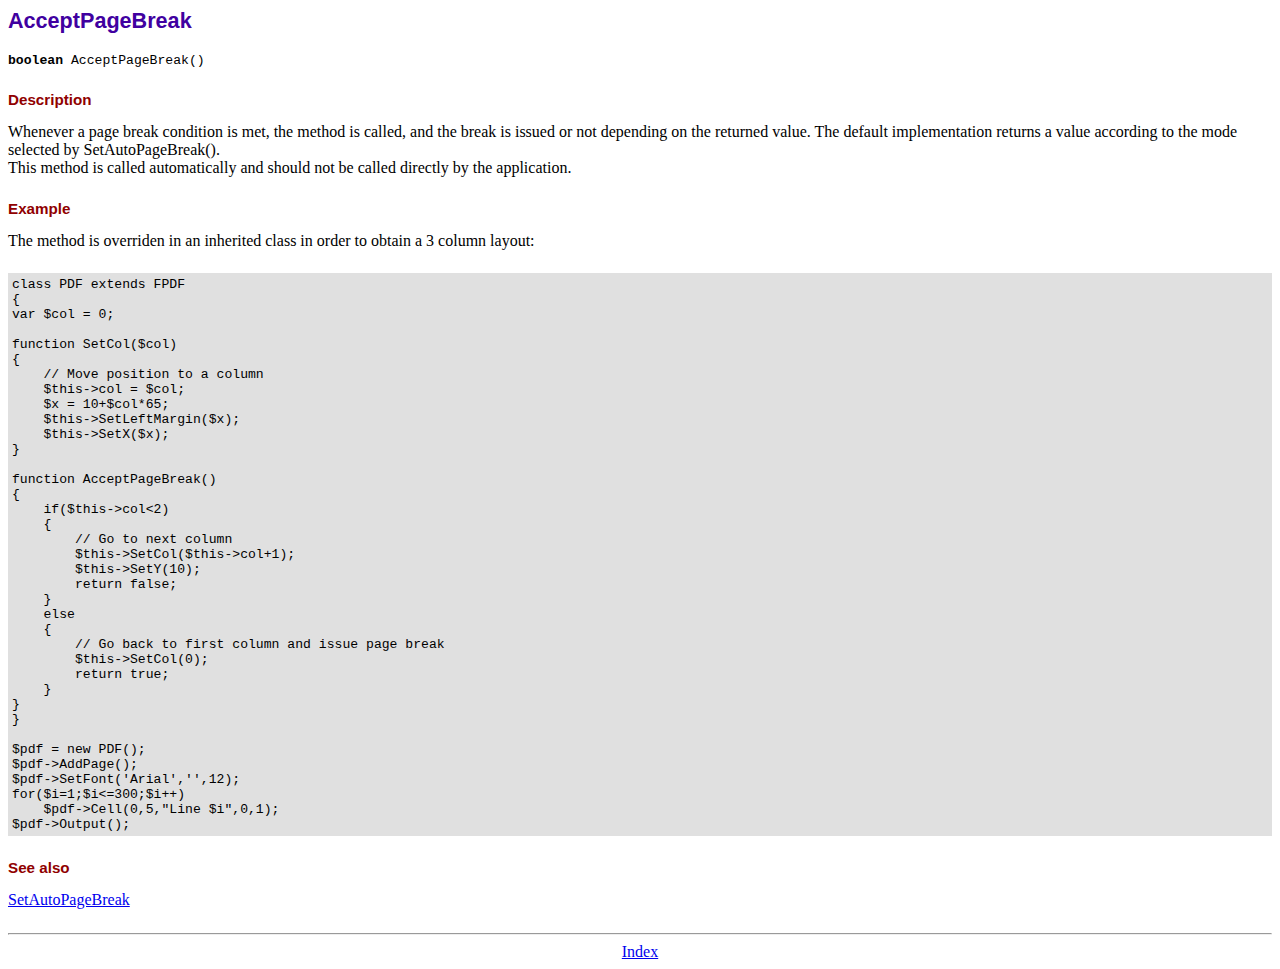
<file: Back/fpdf/doc/acceptpagebreak.htm>
<!DOCTYPE html PUBLIC "-//W3C//DTD HTML 4.01 Transitional//EN">
<html>
<head>
<meta http-equiv="Content-Type" content="text/html; charset=ISO-8859-1">
<title>AcceptPageBreak</title>
<link type="text/css" rel="stylesheet" href="../fpdf.css">
</head>
<body>
<h1>AcceptPageBreak</h1>
<code><b>boolean</b> AcceptPageBreak()</code>
<h2>Description</h2>
Whenever a page break condition is met, the method is called, and the break is issued or not
depending on the returned value. The default implementation returns a value according to the
mode selected by SetAutoPageBreak().
<br>
This method is called automatically and should not be called directly by the application.
<h2>Example</h2>
The method is overriden in an inherited class in order to obtain a 3 column layout:
<div class="doc-source">
<pre><code>class PDF extends FPDF
{
var $col = 0;

function SetCol($col)
{
    // Move position to a column
    $this-&gt;col = $col;
    $x = 10+$col*65;
    $this-&gt;SetLeftMargin($x);
    $this-&gt;SetX($x);
}

function AcceptPageBreak()
{
    if($this-&gt;col&lt;2)
    {
        // Go to next column
        $this-&gt;SetCol($this-&gt;col+1);
        $this-&gt;SetY(10);
        return false;
    }
    else
    {
        // Go back to first column and issue page break
        $this-&gt;SetCol(0);
        return true;
    }
}
}

$pdf = new PDF();
$pdf-&gt;AddPage();
$pdf-&gt;SetFont('Arial','',12);
for($i=1;$i&lt;=300;$i++)
    $pdf-&gt;Cell(0,5,"Line $i",0,1);
$pdf-&gt;Output();</code></pre>
</div>
<h2>See also</h2>
<a href="setautopagebreak.htm">SetAutoPageBreak</a>
<hr style="margin-top:1.5em">
<div style="text-align:center"><a href="index.htm">Index</a></div>
</body>
</html>
</file>
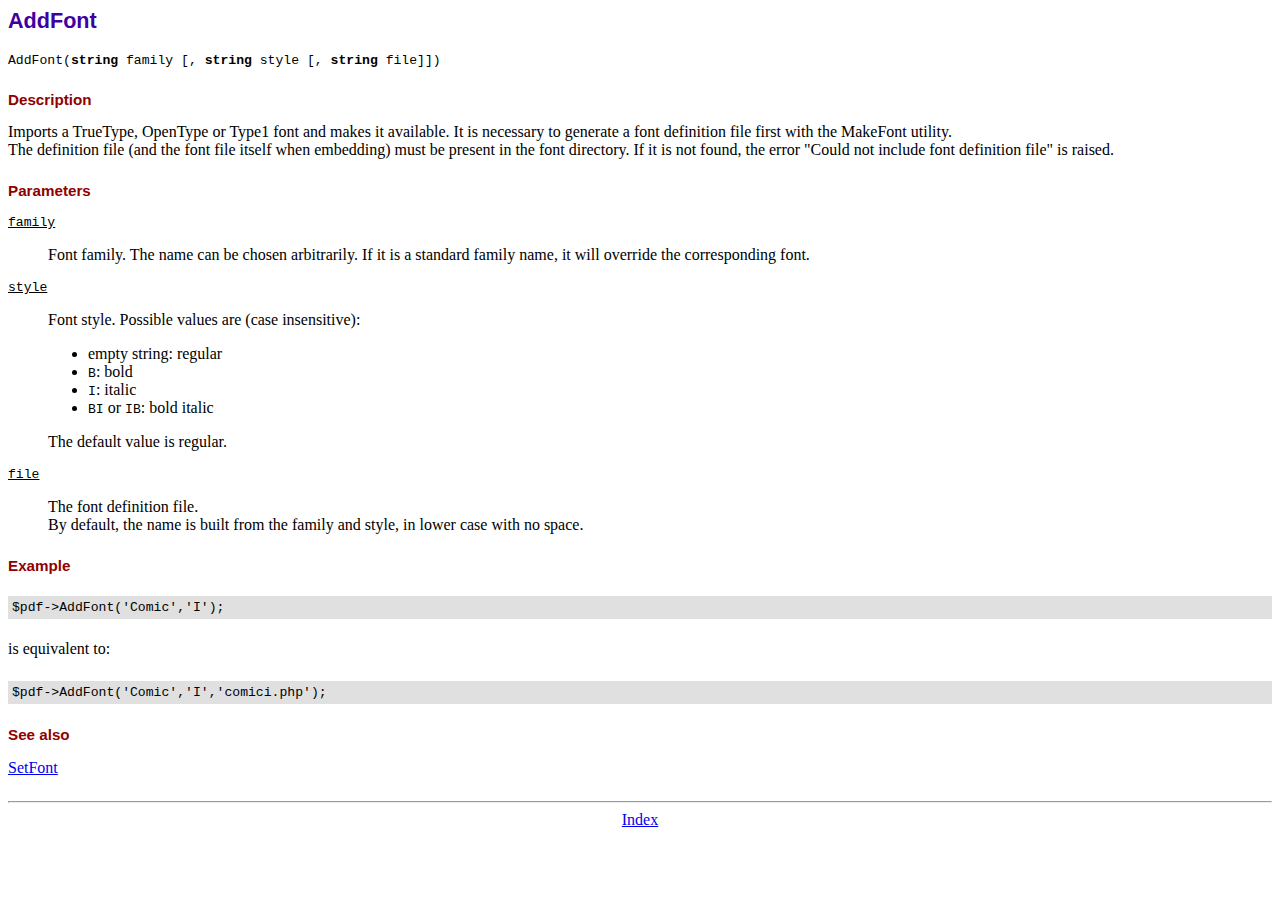
<file: Back/fpdf/doc/addfont.htm>
<!DOCTYPE html PUBLIC "-//W3C//DTD HTML 4.01 Transitional//EN">
<html>
<head>
<meta http-equiv="Content-Type" content="text/html; charset=ISO-8859-1">
<title>AddFont</title>
<link type="text/css" rel="stylesheet" href="../fpdf.css">
</head>
<body>
<h1>AddFont</h1>
<code>AddFont(<b>string</b> family [, <b>string</b> style [, <b>string</b> file]])</code>
<h2>Description</h2>
Imports a TrueType, OpenType or Type1 font and makes it available. It is necessary to generate a font
definition file first with the MakeFont utility.
<br>
The definition file (and the font file itself when embedding) must be present in the font directory.
If it is not found, the error "Could not include font definition file" is raised.
<h2>Parameters</h2>
<dl class="param">
<dt><code>family</code></dt>
<dd>
Font family. The name can be chosen arbitrarily. If it is a standard family name, it will
override the corresponding font.
</dd>
<dt><code>style</code></dt>
<dd>
Font style. Possible values are (case insensitive):
<ul>
<li>empty string: regular</li>
<li><code>B</code>: bold</li>
<li><code>I</code>: italic</li>
<li><code>BI</code> or <code>IB</code>: bold italic</li>
</ul>
The default value is regular.
</dd>
<dt><code>file</code></dt>
<dd>
The font definition file.
<br>
By default, the name is built from the family and style, in lower case with no space.
</dd>
</dl>
<h2>Example</h2>
<div class="doc-source">
<pre><code>$pdf-&gt;AddFont('Comic','I');</code></pre>
</div>
is equivalent to:
<div class="doc-source">
<pre><code>$pdf-&gt;AddFont('Comic','I','comici.php');</code></pre>
</div>
<h2>See also</h2>
<a href="setfont.htm">SetFont</a>
<hr style="margin-top:1.5em">
<div style="text-align:center"><a href="index.htm">Index</a></div>
</body>
</html>
</file>
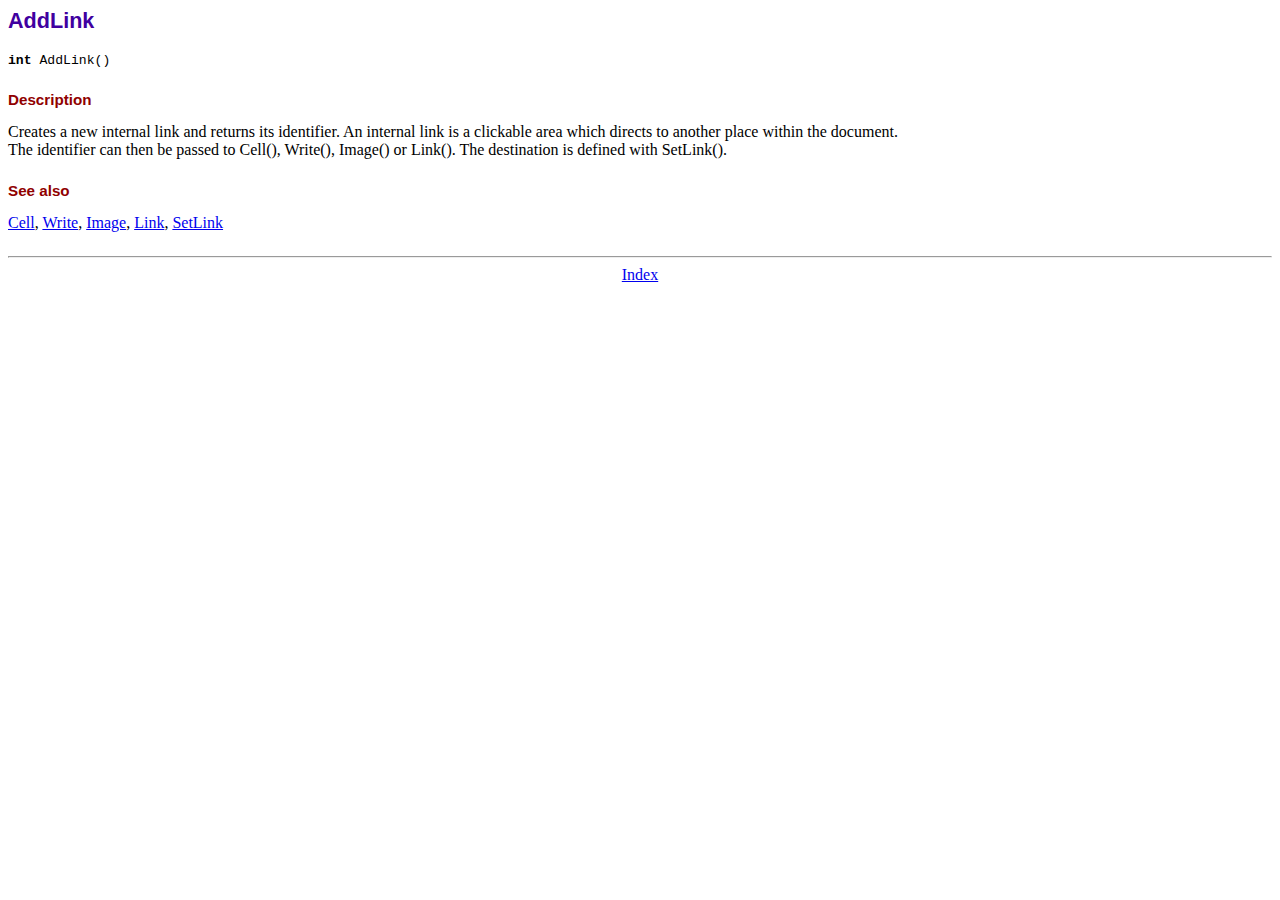
<file: Back/fpdf/doc/addlink.htm>
<!DOCTYPE html PUBLIC "-//W3C//DTD HTML 4.01 Transitional//EN">
<html>
<head>
<meta http-equiv="Content-Type" content="text/html; charset=ISO-8859-1">
<title>AddLink</title>
<link type="text/css" rel="stylesheet" href="../fpdf.css">
</head>
<body>
<h1>AddLink</h1>
<code><b>int</b> AddLink()</code>
<h2>Description</h2>
Creates a new internal link and returns its identifier. An internal link is a clickable area
which directs to another place within the document.
<br>
The identifier can then be passed to Cell(), Write(), Image() or Link(). The destination is
defined with SetLink().
<h2>See also</h2>
<a href="cell.htm">Cell</a>,
<a href="write.htm">Write</a>,
<a href="image.htm">Image</a>,
<a href="link.htm">Link</a>,
<a href="setlink.htm">SetLink</a>
<hr style="margin-top:1.5em">
<div style="text-align:center"><a href="index.htm">Index</a></div>
</body>
</html>
</file>
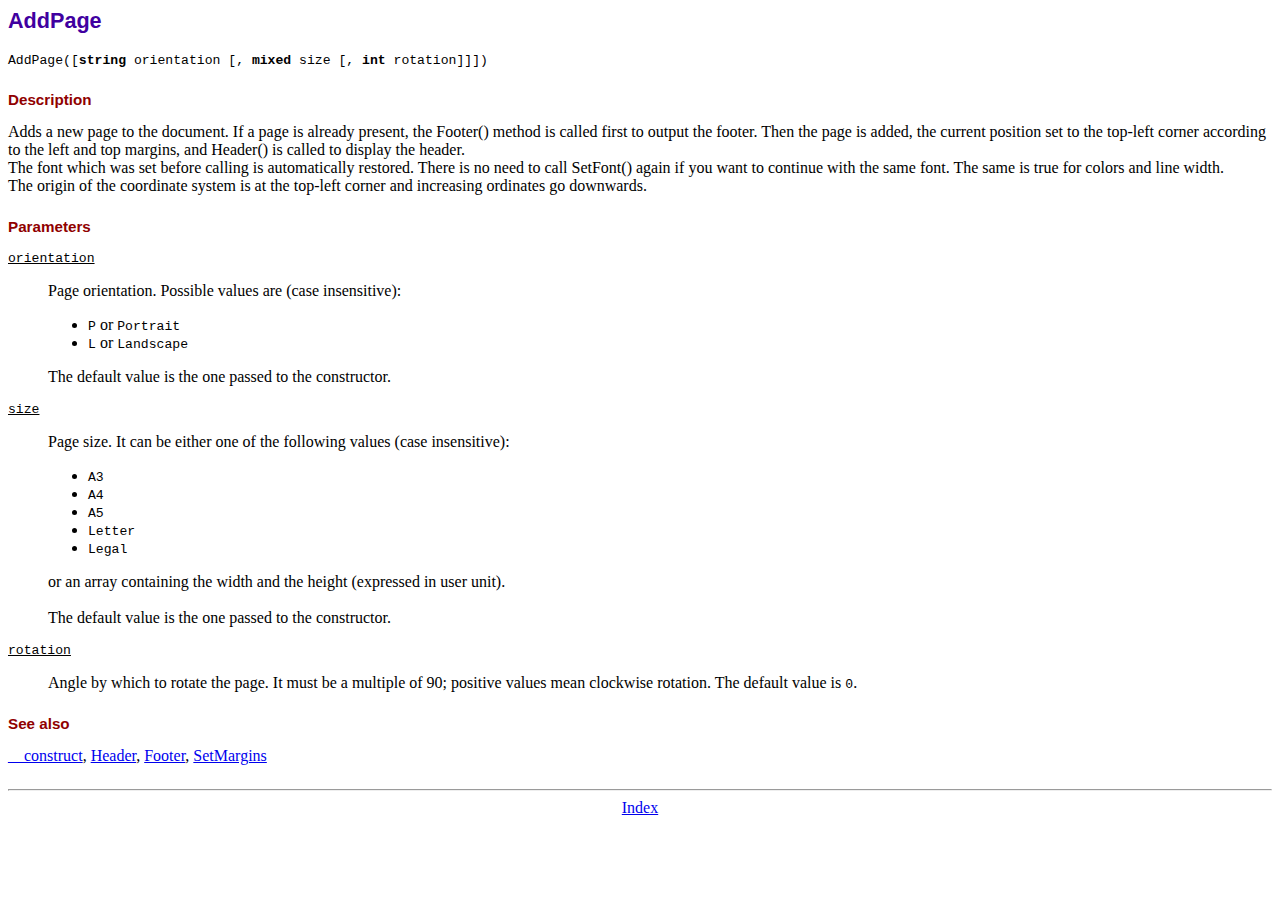
<file: Back/fpdf/doc/addpage.htm>
<!DOCTYPE html PUBLIC "-//W3C//DTD HTML 4.01 Transitional//EN">
<html>
<head>
<meta http-equiv="Content-Type" content="text/html; charset=ISO-8859-1">
<title>AddPage</title>
<link type="text/css" rel="stylesheet" href="../fpdf.css">
</head>
<body>
<h1>AddPage</h1>
<code>AddPage([<b>string</b> orientation [, <b>mixed</b> size [, <b>int</b> rotation]]])</code>
<h2>Description</h2>
Adds a new page to the document. If a page is already present, the Footer() method is called
first to output the footer. Then the page is added, the current position set to the top-left
corner according to the left and top margins, and Header() is called to display the header.
<br>
The font which was set before calling is automatically restored. There is no need to call
SetFont() again if you want to continue with the same font. The same is true for colors and
line width.
<br>
The origin of the coordinate system is at the top-left corner and increasing ordinates go
downwards.
<h2>Parameters</h2>
<dl class="param">
<dt><code>orientation</code></dt>
<dd>
Page orientation. Possible values are (case insensitive):
<ul>
<li><code>P</code> or <code>Portrait</code></li>
<li><code>L</code> or <code>Landscape</code></li>
</ul>
The default value is the one passed to the constructor.
</dd>
<dt><code>size</code></dt>
<dd>
Page size. It can be either one of the following values (case insensitive):
<ul>
<li><code>A3</code></li>
<li><code>A4</code></li>
<li><code>A5</code></li>
<li><code>Letter</code></li>
<li><code>Legal</code></li>
</ul>
or an array containing the width and the height (expressed in user unit).<br>
<br>
The default value is the one passed to the constructor.
</dd>
<dt><code>rotation</code></dt>
<dd>
Angle by which to rotate the page. It must be a multiple of 90; positive values
mean clockwise rotation. The default value is <code>0</code>.
</dd>
</dl>
<h2>See also</h2>
<a href="__construct.htm">__construct</a>,
<a href="header.htm">Header</a>,
<a href="footer.htm">Footer</a>,
<a href="setmargins.htm">SetMargins</a>
<hr style="margin-top:1.5em">
<div style="text-align:center"><a href="index.htm">Index</a></div>
</body>
</html>
</file>
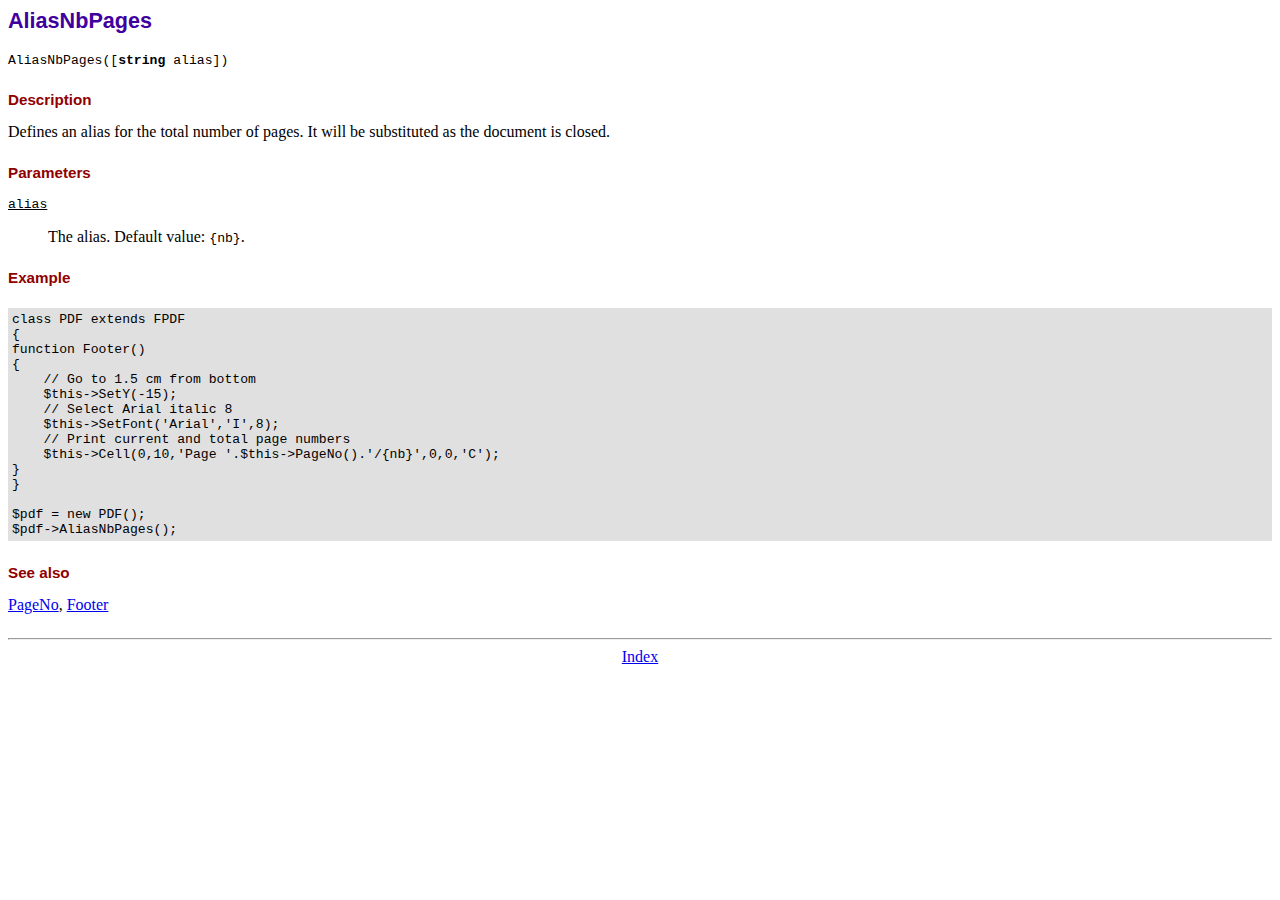
<file: Back/fpdf/doc/aliasnbpages.htm>
<!DOCTYPE html PUBLIC "-//W3C//DTD HTML 4.01 Transitional//EN">
<html>
<head>
<meta http-equiv="Content-Type" content="text/html; charset=ISO-8859-1">
<title>AliasNbPages</title>
<link type="text/css" rel="stylesheet" href="../fpdf.css">
</head>
<body>
<h1>AliasNbPages</h1>
<code>AliasNbPages([<b>string</b> alias])</code>
<h2>Description</h2>
Defines an alias for the total number of pages. It will be substituted as the document is
closed.
<h2>Parameters</h2>
<dl class="param">
<dt><code>alias</code></dt>
<dd>
The alias. Default value: <code>{nb}</code>.
</dd>
</dl>
<h2>Example</h2>
<div class="doc-source">
<pre><code>class PDF extends FPDF
{
function Footer()
{
    // Go to 1.5 cm from bottom
    $this-&gt;SetY(-15);
    // Select Arial italic 8
    $this-&gt;SetFont('Arial','I',8);
    // Print current and total page numbers
    $this-&gt;Cell(0,10,'Page '.$this-&gt;PageNo().'/{nb}',0,0,'C');
}
}

$pdf = new PDF();
$pdf-&gt;AliasNbPages();</code></pre>
</div>
<h2>See also</h2>
<a href="pageno.htm">PageNo</a>,
<a href="footer.htm">Footer</a>
<hr style="margin-top:1.5em">
<div style="text-align:center"><a href="index.htm">Index</a></div>
</body>
</html>
</file>
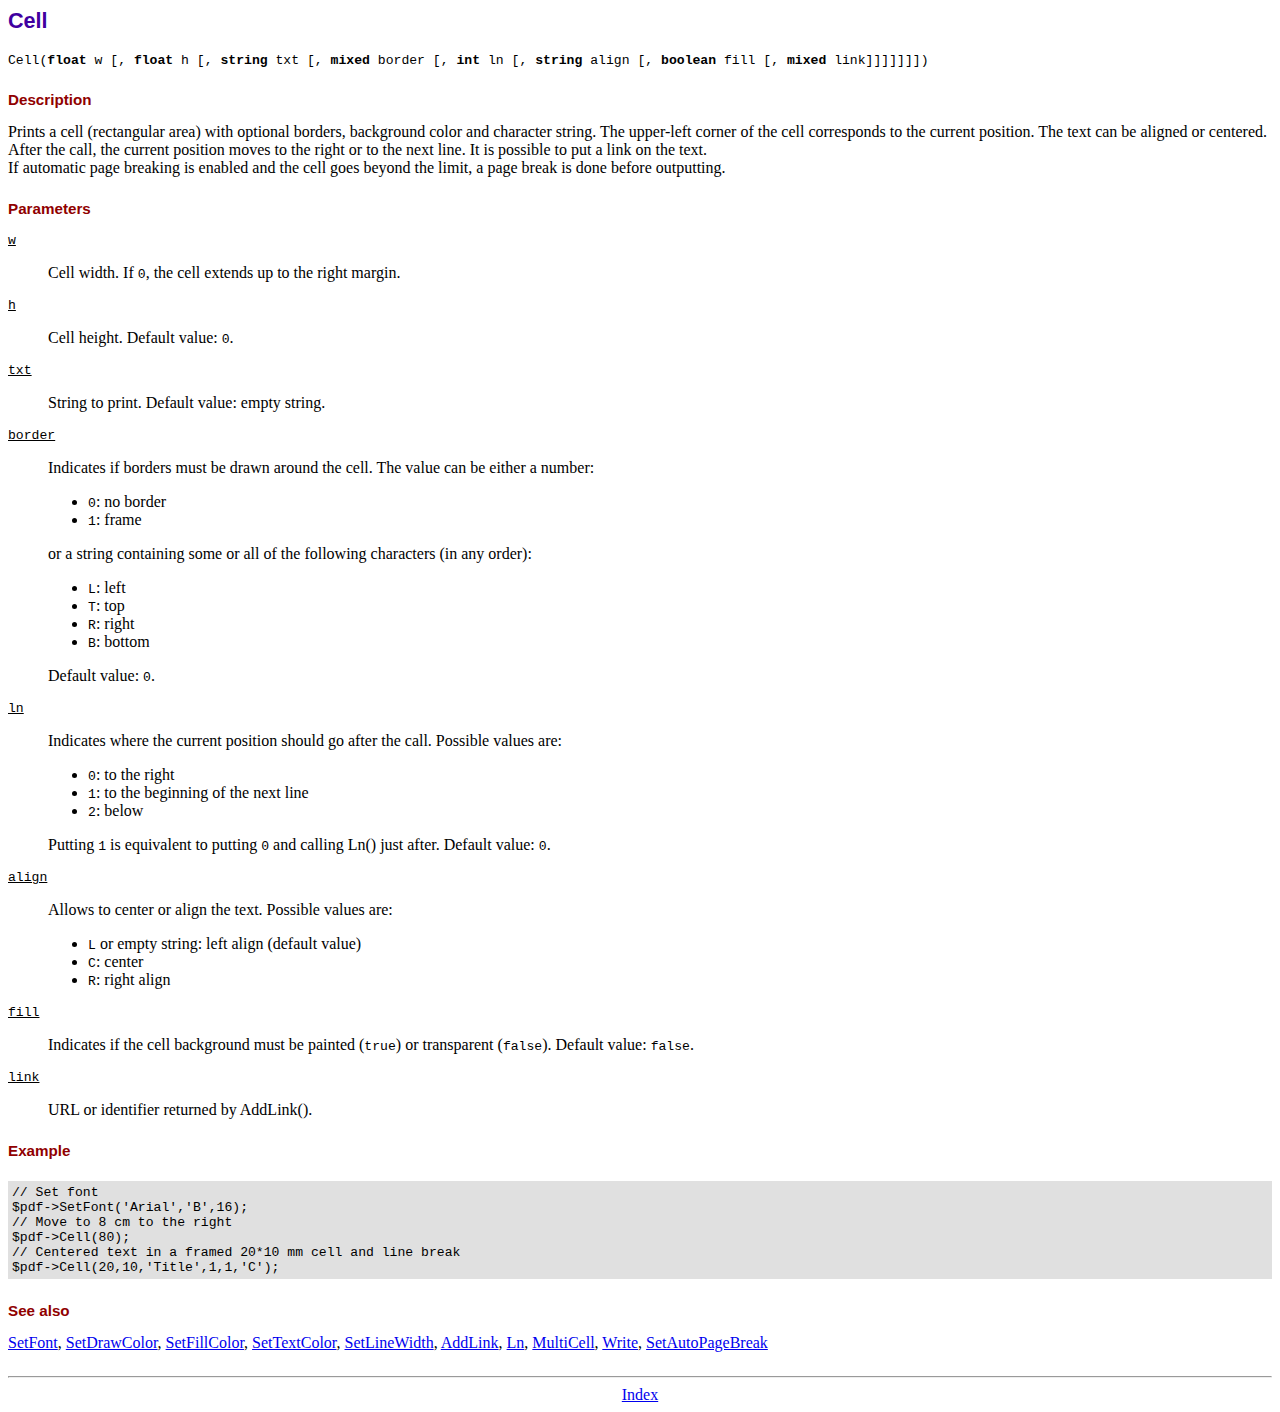
<file: Back/fpdf/doc/cell.htm>
<!DOCTYPE html PUBLIC "-//W3C//DTD HTML 4.01 Transitional//EN">
<html>
<head>
<meta http-equiv="Content-Type" content="text/html; charset=ISO-8859-1">
<title>Cell</title>
<link type="text/css" rel="stylesheet" href="../fpdf.css">
</head>
<body>
<h1>Cell</h1>
<code>Cell(<b>float</b> w [, <b>float</b> h [, <b>string</b> txt [, <b>mixed</b> border [, <b>int</b> ln [, <b>string</b> align [, <b>boolean</b> fill [, <b>mixed</b> link]]]]]]])</code>
<h2>Description</h2>
Prints a cell (rectangular area) with optional borders, background color and character string.
The upper-left corner of the cell corresponds to the current position. The text can be aligned
or centered. After the call, the current position moves to the right or to the next line. It is
possible to put a link on the text.
<br>
If automatic page breaking is enabled and the cell goes beyond the limit, a page break is
done before outputting.
<h2>Parameters</h2>
<dl class="param">
<dt><code>w</code></dt>
<dd>
Cell width. If <code>0</code>, the cell extends up to the right margin.
</dd>
<dt><code>h</code></dt>
<dd>
Cell height.
Default value: <code>0</code>.
</dd>
<dt><code>txt</code></dt>
<dd>
String to print.
Default value: empty string.
</dd>
<dt><code>border</code></dt>
<dd>
Indicates if borders must be drawn around the cell. The value can be either a number:
<ul>
<li><code>0</code>: no border</li>
<li><code>1</code>: frame</li>
</ul>
or a string containing some or all of the following characters (in any order):
<ul>
<li><code>L</code>: left</li>
<li><code>T</code>: top</li>
<li><code>R</code>: right</li>
<li><code>B</code>: bottom</li>
</ul>
Default value: <code>0</code>.
</dd>
<dt><code>ln</code></dt>
<dd>
Indicates where the current position should go after the call. Possible values are:
<ul>
<li><code>0</code>: to the right</li>
<li><code>1</code>: to the beginning of the next line</li>
<li><code>2</code>: below</li>
</ul>
Putting <code>1</code> is equivalent to putting <code>0</code> and calling Ln() just after.
Default value: <code>0</code>.
</dd>
<dt><code>align</code></dt>
<dd>
Allows to center or align the text. Possible values are:
<ul>
<li><code>L</code> or empty string: left align (default value)</li>
<li><code>C</code>: center</li>
<li><code>R</code>: right align</li>
</ul>
</dd>
<dt><code>fill</code></dt>
<dd>
Indicates if the cell background must be painted (<code>true</code>) or transparent (<code>false</code>).
Default value: <code>false</code>.
</dd>
<dt><code>link</code></dt>
<dd>
URL or identifier returned by AddLink().
</dd>
</dl>
<h2>Example</h2>
<div class="doc-source">
<pre><code>// Set font
$pdf-&gt;SetFont('Arial','B',16);
// Move to 8 cm to the right
$pdf-&gt;Cell(80);
// Centered text in a framed 20*10 mm cell and line break
$pdf-&gt;Cell(20,10,'Title',1,1,'C');</code></pre>
</div>
<h2>See also</h2>
<a href="setfont.htm">SetFont</a>,
<a href="setdrawcolor.htm">SetDrawColor</a>,
<a href="setfillcolor.htm">SetFillColor</a>,
<a href="settextcolor.htm">SetTextColor</a>,
<a href="setlinewidth.htm">SetLineWidth</a>,
<a href="addlink.htm">AddLink</a>,
<a href="ln.htm">Ln</a>,
<a href="multicell.htm">MultiCell</a>,
<a href="write.htm">Write</a>,
<a href="setautopagebreak.htm">SetAutoPageBreak</a>
<hr style="margin-top:1.5em">
<div style="text-align:center"><a href="index.htm">Index</a></div>
</body>
</html>
</file>
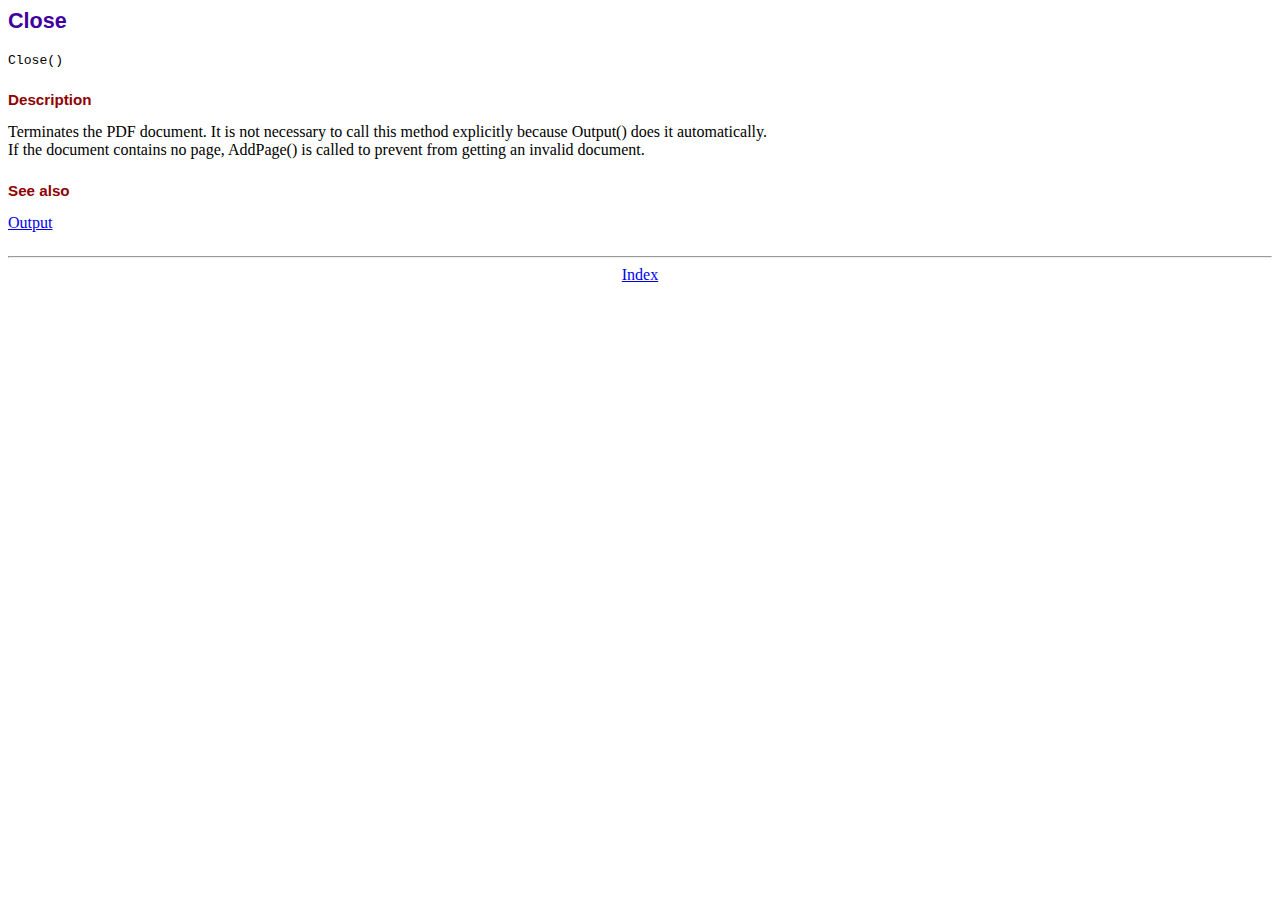
<file: Back/fpdf/doc/close.htm>
<!DOCTYPE html PUBLIC "-//W3C//DTD HTML 4.01 Transitional//EN">
<html>
<head>
<meta http-equiv="Content-Type" content="text/html; charset=ISO-8859-1">
<title>Close</title>
<link type="text/css" rel="stylesheet" href="../fpdf.css">
</head>
<body>
<h1>Close</h1>
<code>Close()</code>
<h2>Description</h2>
Terminates the PDF document. It is not necessary to call this method explicitly because Output()
does it automatically.
<br>
If the document contains no page, AddPage() is called to prevent from getting an invalid document.
<h2>See also</h2>
<a href="output.htm">Output</a>
<hr style="margin-top:1.5em">
<div style="text-align:center"><a href="index.htm">Index</a></div>
</body>
</html>
</file>
<file: Front/Css/styles.css>
body {
    background: linear-gradient(135deg, #0B1120 0%, #1E3A8A 100%);
    min-height: 100vh;
    font-family: 'Poppins', sans-serif;
}

.card {
    background: rgba(255, 255, 255, 0.95);
    backdrop-filter: blur(10px);
    border: 1px solid rgba(0, 149, 255, 0.1);
    border-radius: 15px;
    box-shadow: 0 15px 35px rgba(0, 21, 64, 0.25);
    transition: all 0.3s ease;
}

.card:hover {
    transform: translateY(-5px);
    box-shadow: 0 20px 40px rgba(0, 21, 64, 0.35);
}

.card-header {
    background: transparent;
    border-bottom: none;
    padding: 25px 0 0;
}

.card-header h3 {
    color: #0B1120;
    font-weight: 600;
    letter-spacing: 1px;
    text-transform: uppercase;
}

.form-control {
    border: 2px solid transparent;
    border-radius: 10px;
    padding: 12px;
    background-color: #F0F7FF;
    box-shadow: inset 0 2px 4px rgba(0, 21, 64, 0.05);
    transition: all 0.3s ease;
}

.form-control:focus {
    border-color: #0066CC;
    box-shadow: 0 0 0 3px rgba(0, 102, 204, 0.25);
    background-color: white;
}

input[type="file"].input-with-icon {
    padding-left: 40px;
    padding-top: 8px;
    padding-bottom: 8px;
    height: auto;
    line-height: normal;
}

.form-label {
    font-weight: 500;
    color: #1E3A8A;
    margin-bottom: 8px;
    font-size: 0.95rem;
}

.btn-primary {
    background: linear-gradient(45deg, #0066CC, #0095FF);
    border: none;
    border-radius: 10px;
    padding: 12px;
    font-weight: 500;
    text-transform: uppercase;
    letter-spacing: 1px;
    box-shadow: 0 4px 15px rgba(0, 102, 204, 0.4);
    transition: all 0.3s ease;
}

.btn-primary:hover {
    transform: translateY(-2px);
    box-shadow: 0 6px 20px rgba(0, 102, 204, 0.6);
    background: linear-gradient(45deg, #0095FF, #00B4FF);
}

.btn-danger {
    background: linear-gradient(45deg, #CC0000, #FF3333);
    border: none;
    border-radius: 10px;
    padding: 12px;
    font-weight: 500;
    text-transform: uppercase;
    letter-spacing: 1px;
    box-shadow: 0 4px 15px rgba(204, 0, 0, 0.4);
    transition: all 0.3s ease;
}

.btn-danger:hover {
    transform: translateY(-2px);
    box-shadow: 0 6px 20px rgba(204, 0, 0, 0.6);
    background: linear-gradient(45deg, #FF3333, #FF6666);
}

.btn-warning {
    background: linear-gradient(45deg, #FF9900, #FFCC00);
    border: none;
    border-radius: 10px;
    padding: 12px;
    font-weight: 500;
    text-transform: uppercase;
    letter-spacing: 1px;
    box-shadow: 0 4px 15px rgba(255, 153, 0, 0.4);
    transition: all 0.3s ease;
}

.btn-warning:hover {
    transform: translateY(-2px);
    box-shadow: 0 6px 20px rgba(255, 153, 0, 0.6);
    background: linear-gradient(45deg, #FFCC00, #FFE066);
}
.btn-success {
    background: linear-gradient(45deg, #00A65A, #00D67A);
    border: none;
    border-radius: 10px;
    padding: 12px;
    font-weight: 500;
    text-transform: uppercase;
    letter-spacing: 1px;
    box-shadow: 0 4px 15px rgba(0, 166, 90, 0.4);
    transition: all 0.3s ease;
}

.btn-success:hover {
    transform: translateY(-2px);
    box-shadow: 0 6px 20px rgba(0, 166, 90, 0.6);
    background: linear-gradient(45deg, #00D67A, #00F090);
}


.input-group {
    position: relative;
    margin-bottom: 25px;
}

.input-icon {
    position: absolute;
    left: 15px;
    top: 50%;
    transform: translateY(-50%);
    color: #0066CC;
    z-index: 10;
}

.input-with-icon {
    padding-left: 40px;
}

.card::before {
    content: '';
    position: absolute;
    top: -2px;
    left: -2px;
    right: -2px;
    bottom: -2px;
    z-index: -1;
    border-radius: 16px;
    opacity: 0;
    transition: opacity 0.3s ease;
}

.card:hover::before {
    opacity: 0.3;
}

.animate-in {
    animation: fadeIn 0.5s ease-out;
}

@keyframes fadeIn {
    from {
        opacity: 0;
        transform: translateY(20px);
    }
    to {
        opacity: 1;
        transform: translateY(0);
    }
}

.form-control:hover {
    background-color: #FFFFFF;
    border-color: #0095FF;
}

::placeholder {
    color: #6B7280;
    opacity: 0.7;
}

@keyframes pulse {
    0% {
        box-shadow: 0 0 0 0 rgba(0, 102, 204, 0.4);
    }
    70% {
        box-shadow: 0 0 0 10px rgba(0, 102, 204, 0);
    }
    100% {
        box-shadow: 0 0 0 0 rgba(0, 102, 204, 0);
    }
}

.btn-primary:focus {
    animation: pulse 1.5s infinite;
}

.btn-voltar {
    position: fixed;
    top: 20px;
    left: 20px;
    background: linear-gradient(45deg, #0066CC, #0095FF);
    color: white;
    padding: 10px 20px;
    border-radius: 8px;
    text-decoration: none;
    display: flex;
    align-items: center;
    gap: 8px;
    font-family: 'Poppins', sans-serif;
    font-weight: 500;
    box-shadow: 0 4px 15px rgba(0, 102, 204, 0.4);
    transition: all 0.3s ease;
    z-index: 1000;
}

.btn-voltar:hover {
    transform: translateY(-2px);
    background: linear-gradient(45deg, #0095FF, #00B4FF);
    color: white;
    box-shadow: 0 6px 20px rgba(0, 102, 204, 0.6);
}

.btn-voltar i {
    font-size: 16px;
}

.btn-voltar {
    animation: slideIn 0.5s ease-out;
}

@keyframes slideIn {
    from {
        opacity: 0;
        transform: translateX(-30px);
    }
    to {
        opacity: 1;
        transform: translateX(0);
    }
}

.btn-voltar:active {
    transform: translateY(1px);
    box-shadow: 0 2px 10px rgba(0, 102, 204, 0.4);
}

.container {
    margin: 0 auto;
    padding: 20px;
}

@media (max-width: 768px) {
    .container {
        padding: 10px;
    }

    .col-md-6 {
        width: 90%;
    }
}

@media (max-width: 480px) {
    .card {
        margin: 10px;
    }
}

@media (max-height: 600px) {
    .container {
        margin-top: 60px;
    }
}

header {
    background: rgba(255, 255, 255, 0.1);
    backdrop-filter: blur(10px);
    padding: 1rem;
    display: flex;
    justify-content: space-between;
    align-items: center;
    position: fixed;
    width: 100%;
    top: 0;
    z-index: 1000;
}

header h1 {
    color: white;
    margin: 0;
    font-weight: 600;
    font-size: 2rem;
}

header nav ul {
    list-style: none;
    display: flex;
    gap: 2rem;
    margin: 0;
    padding: 0;
}

header nav ul li a {
    color: white;
    text-decoration: none;
    font-weight: 500;
    transition: color 0.3s ease;
}

header nav ul li a:hover {
    color: #0095FF;
}

.hero {
    min-height: 50vh;
    display: flex;
    flex-direction: column;
    justify-content: center;
    align-items: center;
    text-align: center;
    padding: 6rem 2rem 2rem;
    color: white;
}

.hero h2 {
    font-size: 3.5rem;
    font-weight: 600;
    margin-bottom: 1.5rem;
    animation: fadeIn 1s ease-out;
}

.hero p {
    font-size: 1.25rem;
    max-width: 800px;
    margin-bottom: 2rem;
    opacity: 0.9;
    animation: fadeIn 1s ease-out 0.3s forwards;
}

.content {
    padding: 1rem 2rem;
    display: grid;
    grid-template-columns: repeat(auto-fit, minmax(300px, 1fr));
    gap: 2rem;
    max-width: 1200px;
    margin: 0 auto;
}

.content .card {
    padding: 2rem;
    text-align: center;
    height: 100%;
}

.content .card h3 {
    color: #0B1120;
    margin-bottom: 1rem;
    font-size: 1.5rem;
}

.content .card p {
    color: #4B5563;
    line-height: 1.6;
}

/* User avatar styles */
.user-avatar {
    width: 40px;
    height: 40px;
    border-radius: 50%;
    object-fit: cover;
    border: 2px solid rgba(255, 255, 255, 0.9);
    box-shadow: 0 0 10px rgba(0, 149, 255, 0.3);
    transition: all 0.3s ease;
}

.user-dropdown-btn {
    display: flex;
    align-items: center;
    padding: 8px 15px;
    font-weight: 500;
}

.user-dropdown-btn:hover .user-avatar {
    border-color: #0095FF;
    transform: scale(1.1);
    box-shadow: 0 0 15px rgba(0, 149, 255, 0.5);
}

@media (max-width: 768px) {
    header {
        flex-direction: column;
        padding: 1rem;
    }

    header nav ul {
        margin-top: 1rem;
        gap: 1rem;
    }

    .hero h2 {
        font-size: 2.5rem;
    }

    .hero p {
        font-size: 1.1rem;
    }
}

select.form-control {
    appearance: auto;
    padding-right: 30px;
}

select.form-control.input-with-icon {
    padding-left: 40px;
}
</file>
<file: Back/fpdf/fpdf.css>
body {font-family:"Times New Roman",serif}
h1 {font:bold 135% Arial,sans-serif; color:#4000A0; margin-bottom:0.9em}
h2 {font:bold 95% Arial,sans-serif; color:#900000; margin-top:1.5em; margin-bottom:1em}
dl.param dt {text-decoration:underline}
dl.param dd {margin-top:1em; margin-bottom:1em}
dl.param ul {margin-top:1em; margin-bottom:1em}
tt, code, kbd {font-family:"Courier New",Courier,monospace; font-size:82%}
div.source {margin-top:1.4em; margin-bottom:1.3em}
div.source pre {display:table; border:1px solid #24246A; width:100%; margin:0em; font-family:inherit; font-size:100%}
div.source code {display:block; border:1px solid #C5C5EC; background-color:#F0F5FF; padding:6px; color:#000000}
div.doc-source {margin-top:1.4em; margin-bottom:1.3em}
div.doc-source pre {display:table; width:100%; margin:0em; font-family:inherit; font-size:100%}
div.doc-source code {display:block; background-color:#E0E0E0; padding:4px}
.kw {color:#000080; font-weight:bold}
.str {color:#CC0000}
.cmt {color:#008000}
p.demo {text-align:center; margin-top:-0.9em}
a.demo {text-decoration:none; font-weight:bold; color:#0000CC}
a.demo:link {text-decoration:none; font-weight:bold; color:#0000CC}
a.demo:hover {text-decoration:none; font-weight:bold; color:#0000FF}
a.demo:active {text-decoration:none; font-weight:bold; color:#0000FF}
</file>
